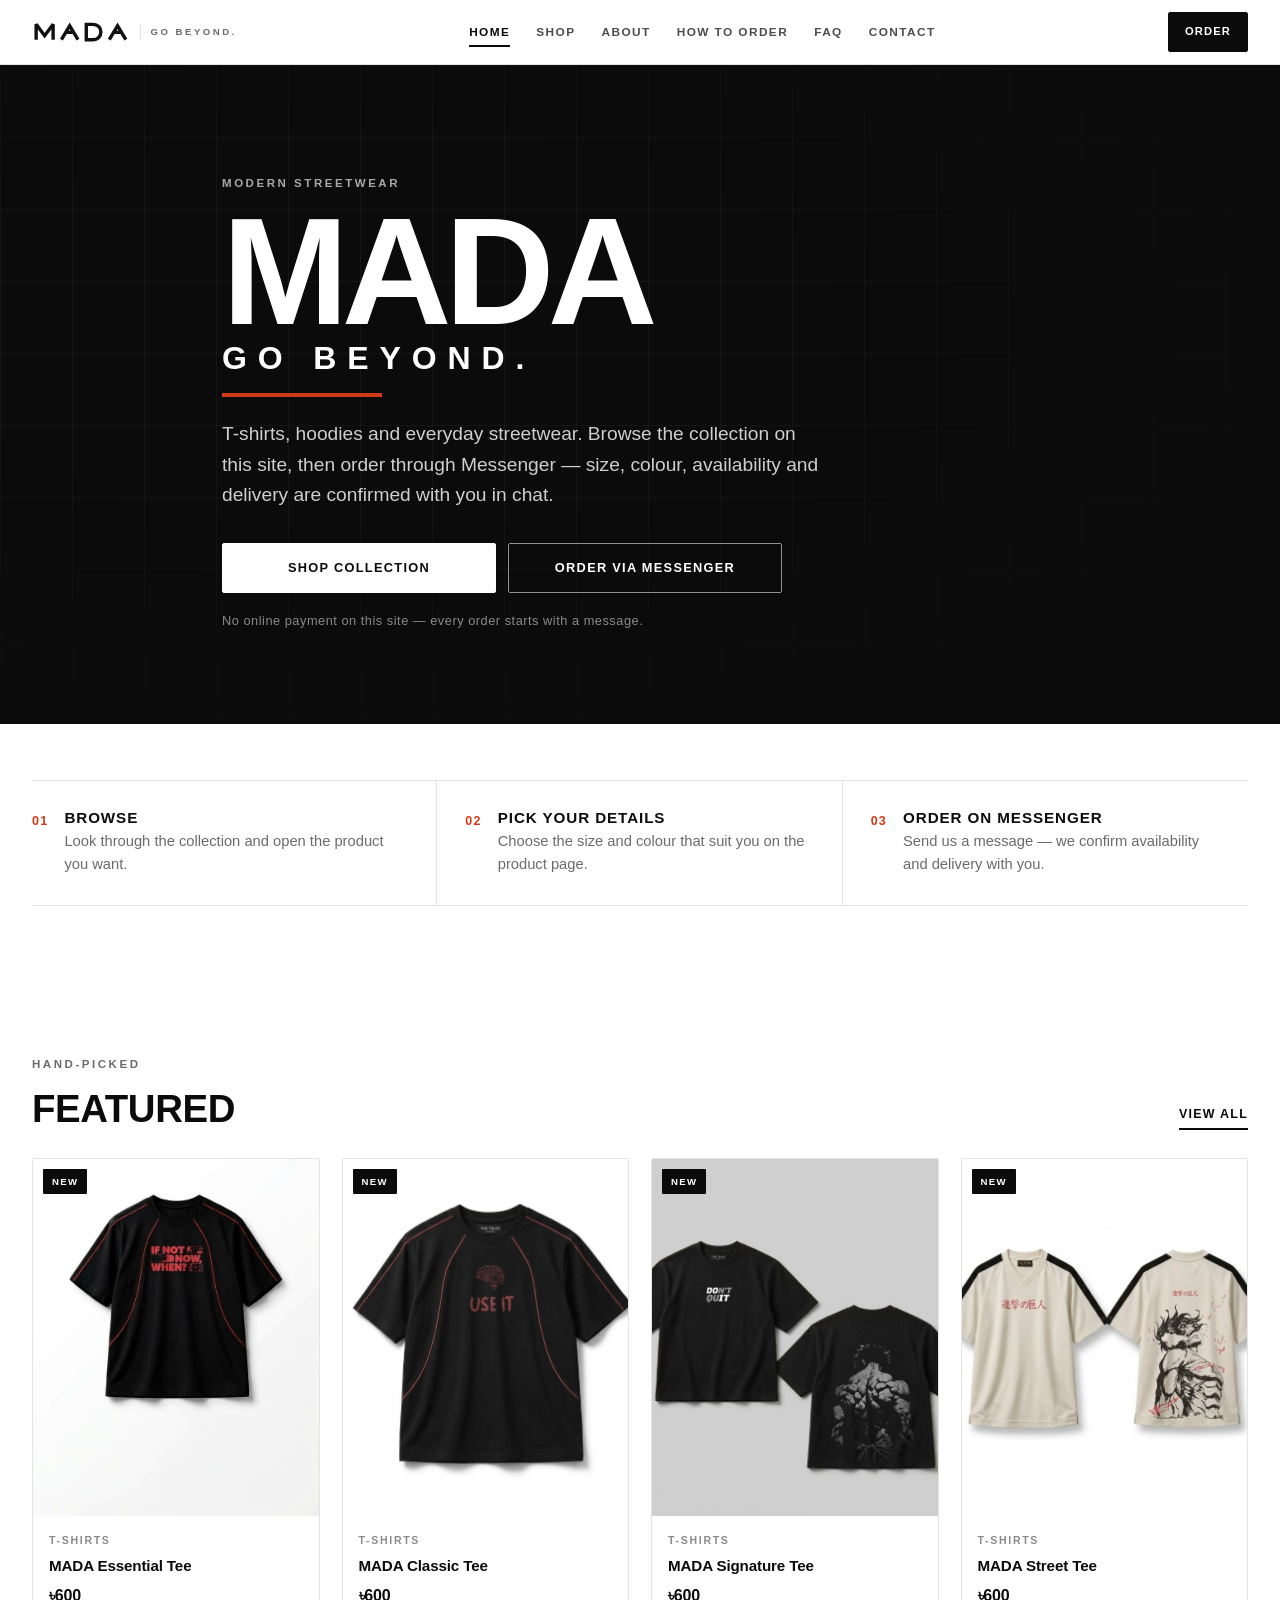
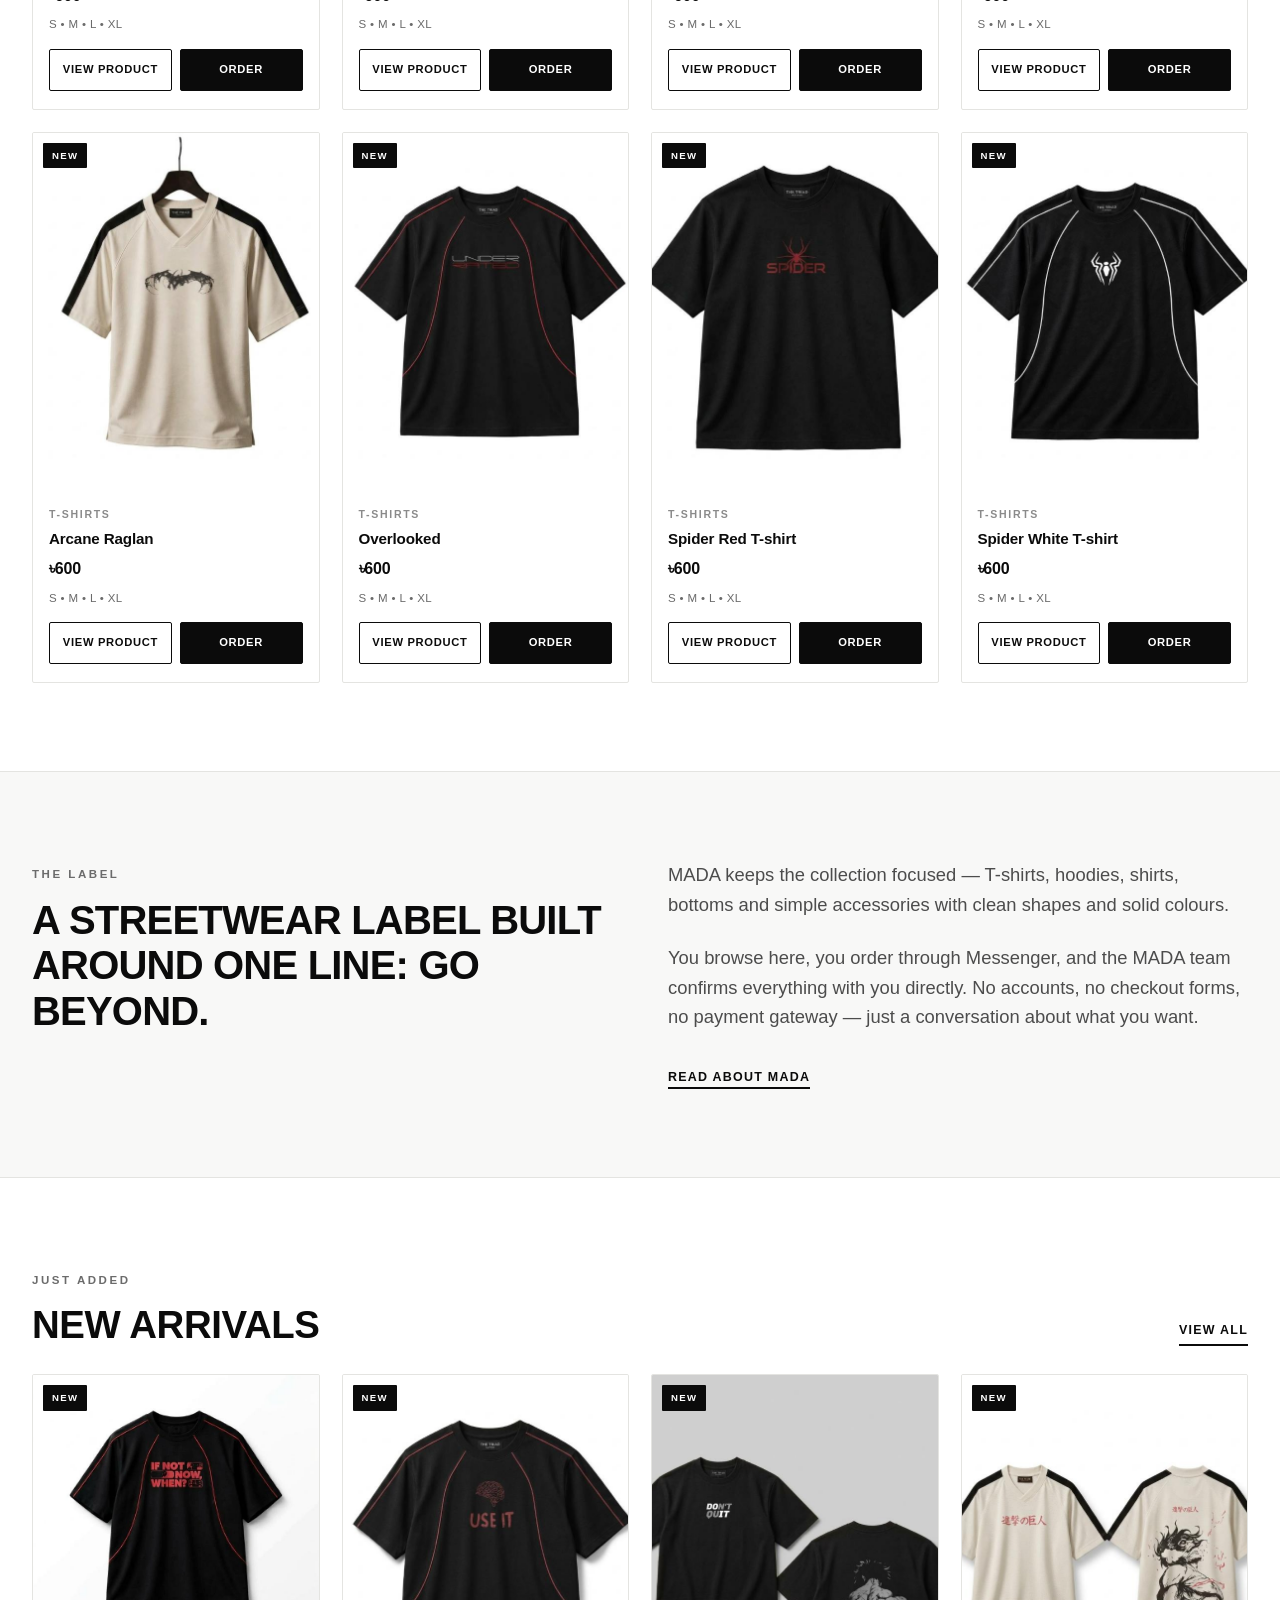
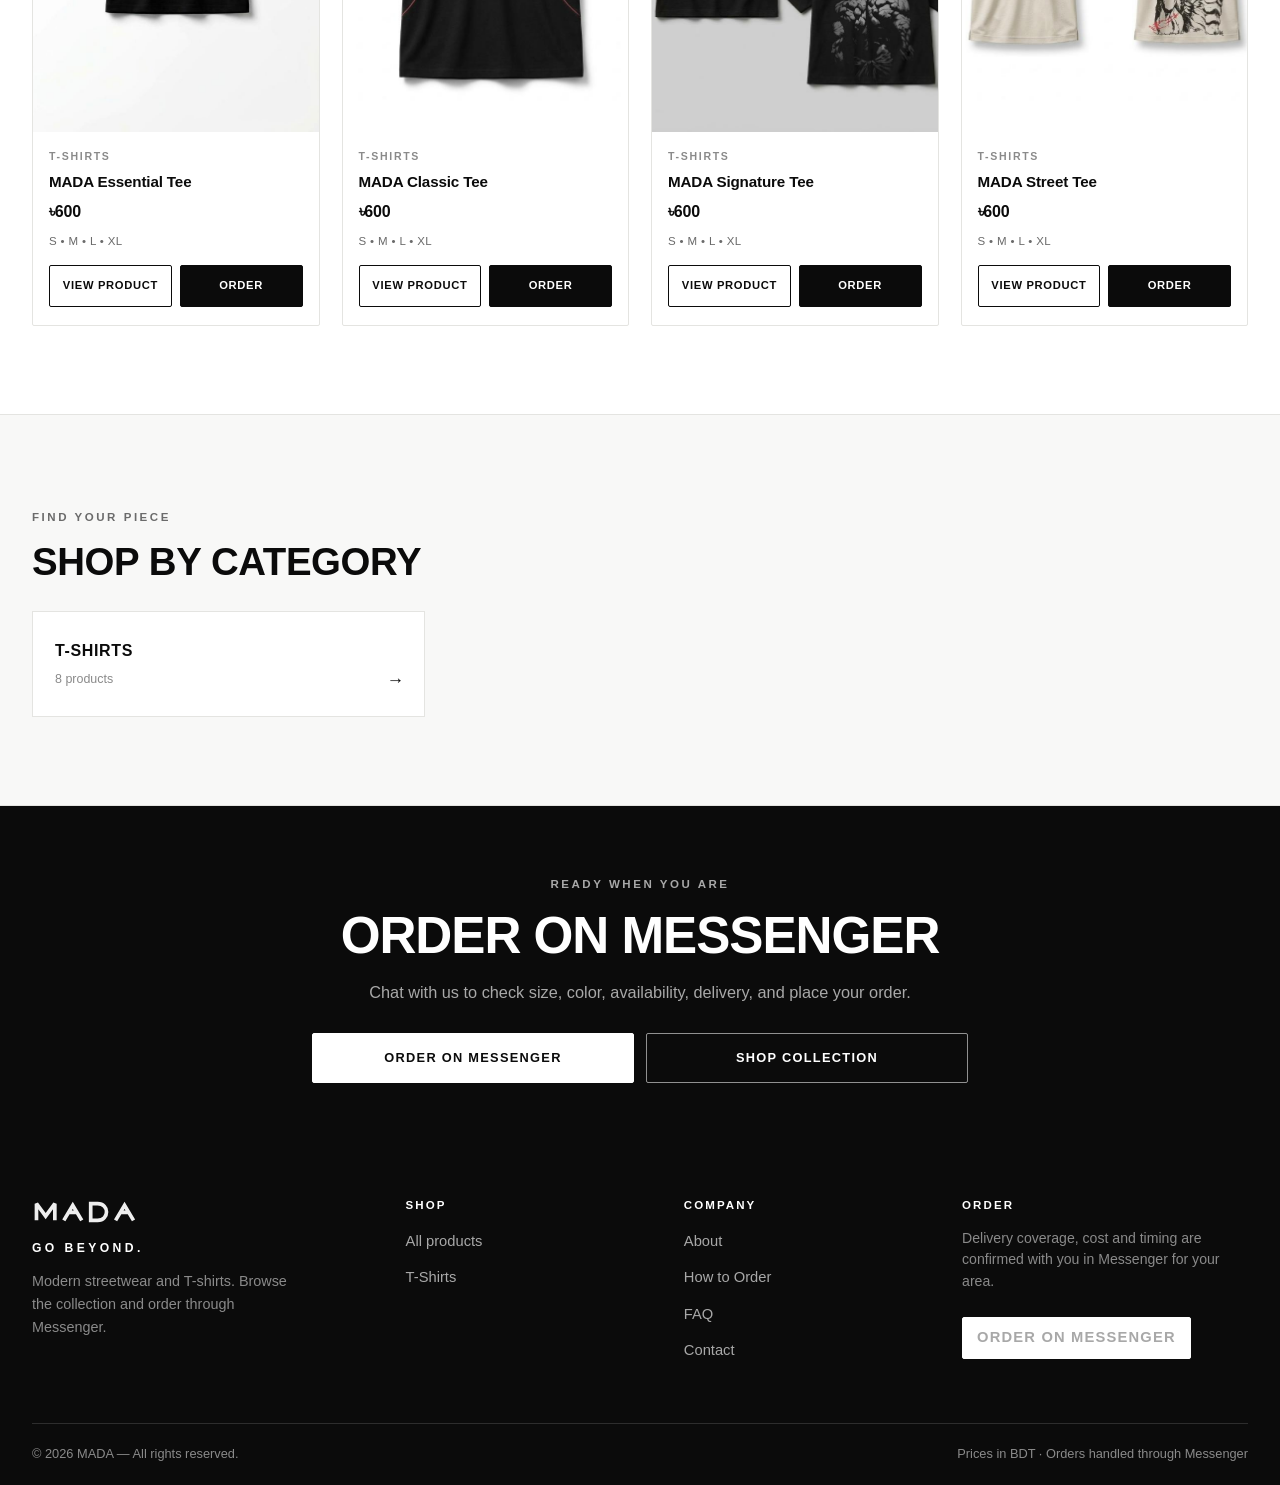
<file: index.html>
<!DOCTYPE html>
<html lang="en">
<head>
  <meta charset="utf-8">
  <meta name="google-site-verification" content="OAu-V8VWM3Msu2OALrQtMEpaNADFn--PM1Oyd4TbYXE" />
  <meta name="viewport" content="width=device-width, initial-scale=1">

  <title>MADA — Go Beyond | Modern Streetwear</title>
  <meta name="description" content="MADA — modern streetwear and T-shirts. Browse the collection and order through Messenger.">
  <meta name="theme-color" content="#0b0b0b">

  <!-- ============================================================
       SET YOUR DOMAIN (see README → "Set your domain")
       Replace  https://mada.example.com  with your real domain
       in every page before you go live.
       ============================================================ -->
  <link rel="canonical" href="https://mada.example.com/">
  <meta property="og:site_name" content="MADA">
  <meta property="og:type" content="website">
  <meta property="og:title" content="MADA — Go Beyond | Modern Streetwear">
  <meta property="og:description" content="MADA — modern streetwear and T-shirts. Browse the collection and order through Messenger.">
  <meta property="og:url" content="https://mada.example.com/">
  <meta property="og:image" content="https://mada.example.com/assets/social/og-cover.png">
  <meta property="og:image:width" content="1200">
  <meta property="og:image:height" content="630">
  <meta property="og:image:alt" content="MADA — Go Beyond.">
  <meta name="twitter:card" content="summary_large_image">
  <meta name="twitter:title" content="MADA — Go Beyond | Modern Streetwear">
  <meta name="twitter:description" content="MADA — modern streetwear and T-shirts. Browse the collection and order through Messenger.">

  <link rel="icon" href="favicon.svg" type="image/svg+xml">
  <link rel="alternate icon" href="favicon.ico" sizes="32x32">
  <link rel="manifest" href="manifest.webmanifest">
  <link rel="stylesheet" href="css/styles.css">

  <script src="js/config.js" defer></script>
  <script src="js/products.js" defer></script>
  <script src="js/app.js" defer></script>

  <script type="application/ld+json">
  {
    "@context": "https://schema.org",
    "@type": "WebSite",
    "name": "MADA",
    "slogan": "GO BEYOND.",
    "description": "MADA — modern streetwear and T-shirts. Browse the collection and order through Messenger."
  }
  </script>
</head>

<body data-page="home">
  <a class="skip-link" href="#main">Skip to content</a>

  <!-- ============================ HEADER ============================ -->
  <header class="site-header">
    <div class="container header-inner">
      <a class="brand" href="index.html" aria-label="MADA — home">
        <img class="brand__logo" src="assets/logo/logo.svg" alt="MADA" width="520" height="128">
        <span class="brand__tagline" data-config="tagline">GO BEYOND.</span>
      </a>

      <nav class="nav-desktop" aria-label="Main navigation">
        <a href="index.html" data-nav="home">Home</a>
        <a href="shop.html" data-nav="shop">Shop</a>
        <a href="about.html" data-nav="about">About</a>
        <a href="how-to-order.html" data-nav="how-to-order">How to Order</a>
        <a href="faq.html" data-nav="faq">FAQ</a>
        <a href="contact.html" data-nav="contact">Contact</a>
      </nav>

      <div class="header-actions">
        <a class="btn btn--dark header-cta" data-messenger href="https://m.me/61594943794307" target="_blank" rel="noopener noreferrer">Order</a>
        <button class="nav-toggle" id="nav-toggle" type="button" aria-expanded="false" aria-controls="mobile-menu" aria-label="Open menu">
          <span class="nav-toggle__bar" aria-hidden="true"></span>
        </button>
      </div>
    </div>

    <div class="mobile-menu" id="mobile-menu" hidden>
      <nav aria-label="Mobile navigation">
        <a class="mobile-menu__link" href="index.html" data-nav="home">Home</a>
        <a class="mobile-menu__link" href="shop.html" data-nav="shop">Shop</a>
        <a class="mobile-menu__link" href="about.html" data-nav="about">About</a>
        <a class="mobile-menu__link" href="how-to-order.html" data-nav="how-to-order">How to Order</a>
        <a class="mobile-menu__link" href="faq.html" data-nav="faq">FAQ</a>
        <a class="mobile-menu__link" href="contact.html" data-nav="contact">Contact</a>
      </nav>
      <a class="btn btn--dark" data-messenger href="https://m.me/61594943794307" target="_blank" rel="noopener noreferrer">ORDER ON MESSENGER</a>
    </div>
  </header>

  <main id="main">

    <!-- ============================ HERO ============================ -->
    <section class="hero">
      <div class="container hero__inner">
        <p class="eyebrow">Modern streetwear</p>
        <h1 class="hero__title">
          <span class="hero__brand">MADA</span>
          <span class="hero__tagline">GO BEYOND.</span>
        </h1>
        <p class="hero__text">
          T-shirts, hoodies and everyday streetwear. Browse the collection on this site,
          then order through Messenger — size, colour, availability and delivery are
          confirmed with you in chat.
        </p>
        <div class="btn-row">
          <a class="btn btn--light" href="shop.html">Shop collection</a>
          <a class="btn btn--ghost-light" data-messenger href="https://m.me/61594943794307" target="_blank" rel="noopener noreferrer">Order via Messenger</a>
        </div>
        <p class="hero__note">No online payment on this site — every order starts with a message.</p>
      </div>
    </section>

    <!-- ============================ STEPS ============================ -->
    <section class="section--tight" aria-label="How MADA ordering works">
      <div class="container">
        <ol class="steps">
          <li class="step">
            <span class="step__num" aria-hidden="true">01</span>
            <div>
              <h2 class="step__title">Browse</h2>
              <p class="step__text">Look through the collection and open the product you want.</p>
            </div>
          </li>
          <li class="step">
            <span class="step__num" aria-hidden="true">02</span>
            <div>
              <h2 class="step__title">Pick your details</h2>
              <p class="step__text">Choose the size and colour that suit you on the product page.</p>
            </div>
          </li>
          <li class="step">
            <span class="step__num" aria-hidden="true">03</span>
            <div>
              <h2 class="step__title">Order on Messenger</h2>
              <p class="step__text">Send us a message — we confirm availability and delivery with you.</p>
            </div>
          </li>
        </ol>
      </div>
    </section>

    <!-- ========================== FEATURED ========================== -->
    <section class="section" data-section aria-labelledby="featured-title">
      <div class="container">
        <div class="section-head">
          <div>
            <p class="eyebrow">Hand-picked</p>
            <h2 class="section-head__title" id="featured-title">Featured</h2>
          </div>
          <a class="section-head__link" href="shop.html">View all</a>
        </div>
        <div class="grid-products" id="featured-grid"></div>
      </div>
    </section>

    <!-- ========================= BRAND INTRO ======================== -->
    <section class="section section--muted" aria-labelledby="label-title">
      <div class="container split">
        <div>
          <p class="eyebrow">The label</p>
          <h2 class="brand-statement" id="label-title">A streetwear label built around one line: go beyond.</h2>
        </div>
        <div>
          <p class="lede">
            MADA keeps the collection focused — T-shirts, hoodies, shirts, bottoms and
            simple accessories with clean shapes and solid colours.
          </p>
          <p class="lede mt-6">
            You browse here, you order through Messenger, and the MADA team confirms
            everything with you directly. No accounts, no checkout forms, no payment
            gateway — just a conversation about what you want.
          </p>
          <p class="mt-8">
            <a class="section-head__link" href="about.html">Read about MADA</a>
          </p>
        </div>
      </div>
    </section>

    <!-- ========================= NEW ARRIVALS ======================= -->
    <section class="section" data-section aria-labelledby="arrivals-title">
      <div class="container">
        <div class="section-head">
          <div>
            <p class="eyebrow">Just added</p>
            <h2 class="section-head__title" id="arrivals-title">New arrivals</h2>
          </div>
          <a class="section-head__link" href="shop.html">View all</a>
        </div>
        <div class="grid-products" id="arrivals-grid"></div>
      </div>
    </section>

    <!-- ========================== CATEGORIES ======================== -->
    <section class="section section--muted" aria-labelledby="category-title">
      <div class="container">
        <div class="section-head">
          <div>
            <p class="eyebrow">Find your piece</p>
            <h2 class="section-head__title" id="category-title">Shop by category</h2>
          </div>
        </div>
        <div class="grid-categories" id="category-grid"></div>
      </div>
    </section>

    <!-- ============================ BAND ============================ -->
    <section class="band" aria-labelledby="band-title">
      <div class="container band__inner">
        <p class="eyebrow">Ready when you are</p>
        <h2 class="band__title" id="band-title">Order on Messenger</h2>
        <p class="band__text" data-config="orderHelper">
          Chat with us to check size, color, availability, delivery, and place your order.
        </p>
        <div class="btn-row">
          <a class="btn btn--light" data-messenger href="https://m.me/61594943794307" target="_blank" rel="noopener noreferrer">ORDER ON MESSENGER</a>
          <a class="btn btn--ghost-light" href="shop.html">Shop collection</a>
        </div>
      </div>
    </section>

  </main>

  <!-- ============================ FOOTER ============================ -->
  <footer class="site-footer">
    <div class="container">
      <div class="footer-grid">
        <div class="footer-brand">
          <img class="footer-brand__logo" src="assets/logo/logo.svg" alt="MADA" width="520" height="128">
          <p class="footer-brand__tagline" data-config="tagline">GO BEYOND.</p>
          <p class="footer-brand__text">Modern streetwear and T-shirts. Browse the collection and order through Messenger.</p>
        </div>

        <div class="footer-col">
          <h2 class="footer-col__title">Shop</h2>
          <ul id="footer-categories">
            <li><a href="shop.html">All products</a></li>
          </ul>
        </div>

        <div class="footer-col">
          <h2 class="footer-col__title">Company</h2>
          <ul>
            <li><a href="about.html">About</a></li>
            <li><a href="how-to-order.html">How to Order</a></li>
            <li><a href="faq.html">FAQ</a></li>
            <li><a href="contact.html">Contact</a></li>
          </ul>
        </div>

        <div class="footer-col">
          <h2 class="footer-col__title">Order</h2>
          <p class="footer-note" data-config="deliveryInfo">Delivery coverage, cost and timing are confirmed with you in Messenger for your area.</p>
          <p class="mt-6">
            <a class="btn btn--light btn--sm" data-messenger href="https://m.me/61594943794307" target="_blank" rel="noopener noreferrer">Order on Messenger</a>
          </p>
          <p class="mt-6">
            <a data-facebook hidden>Facebook page</a>
          </p>
        </div>
      </div>

      <div class="footer-bottom">
        <span>© <span data-year>2026</span> <span data-config="brandName">MADA</span> — All rights reserved.</span>
        <span>Prices in <span data-config="currency">BDT</span> · Orders handled through Messenger</span>
      </div>
    </div>
  </footer>
</body>
</html>
</file>
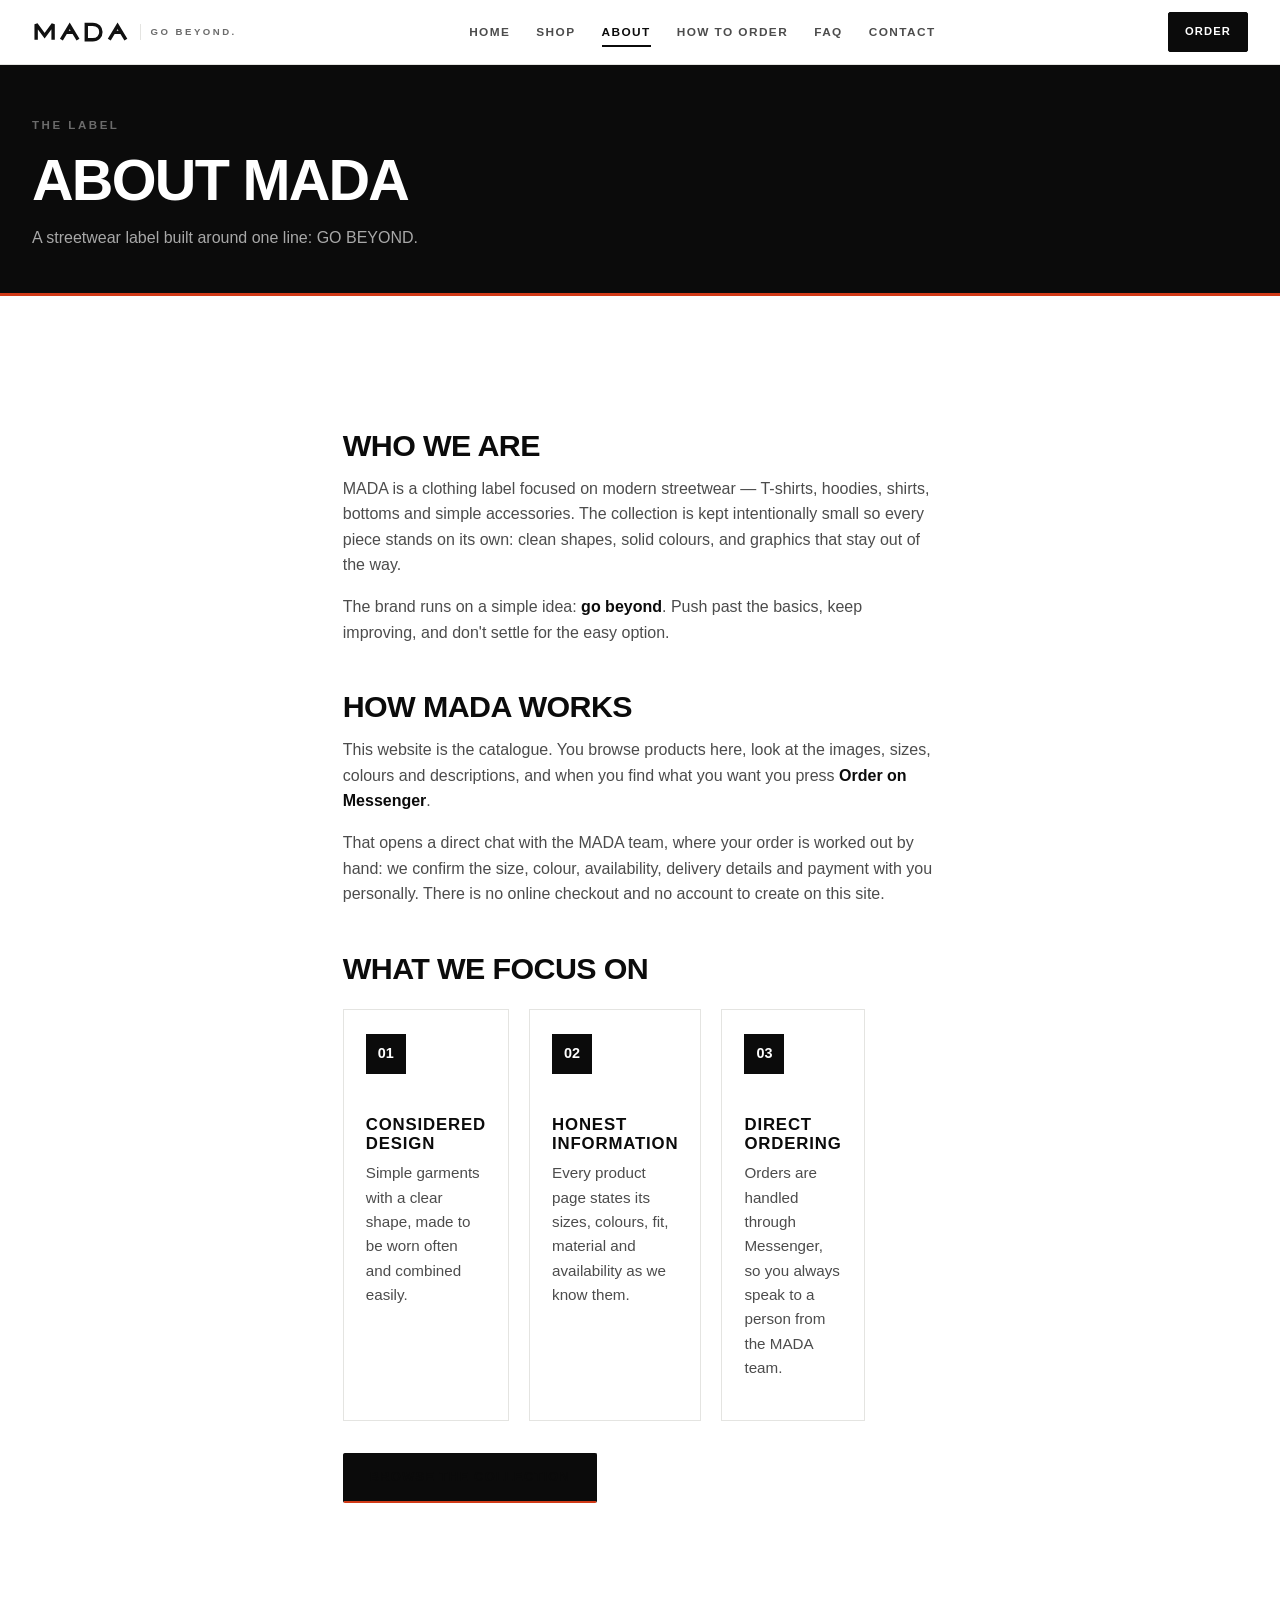
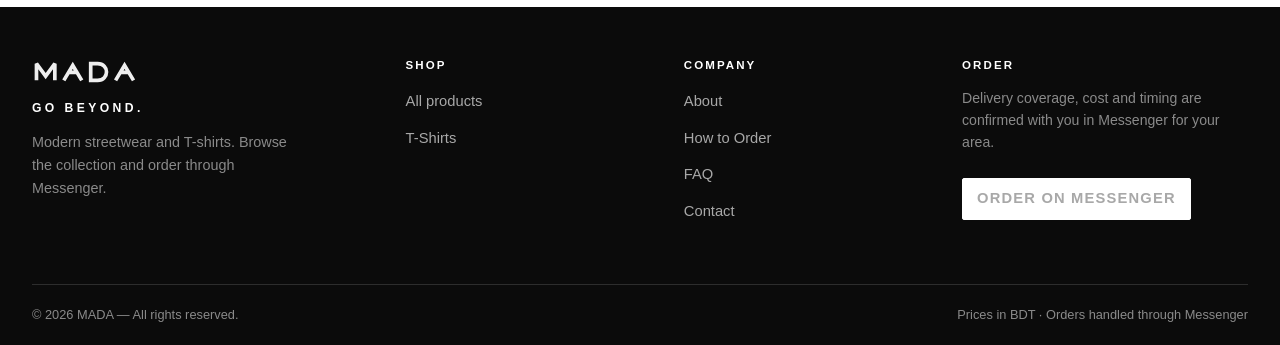
<file: about.html>
<!DOCTYPE html>
<html lang="en">
<head>
  <meta charset="utf-8">
  <meta name="viewport" content="width=device-width, initial-scale=1">

  <title>About — MADA | Go Beyond</title>
  <meta name="description" content="MADA is a streetwear label built around one line: GO BEYOND. Learn about the label and how it works.">
  <meta name="theme-color" content="#0b0b0b">

  <!-- SET YOUR DOMAIN (see README → "Set your domain") -->
  <link rel="canonical" href="https://mada.example.com/about.html">
  <meta property="og:site_name" content="MADA">
  <meta property="og:type" content="website">
  <meta property="og:title" content="About — MADA | Go Beyond">
  <meta property="og:description" content="MADA is a streetwear label built around one line: GO BEYOND.">
  <meta property="og:url" content="https://mada.example.com/about.html">
  <meta property="og:image" content="https://mada.example.com/assets/social/og-cover.png">
  <meta property="og:image:width" content="1200">
  <meta property="og:image:height" content="630">
  <meta property="og:image:alt" content="MADA — Go Beyond.">
  <meta name="twitter:card" content="summary_large_image">
  <meta name="twitter:title" content="About — MADA | Go Beyond">
  <meta name="twitter:description" content="MADA is a streetwear label built around one line: GO BEYOND.">

  <link rel="icon" href="favicon.svg" type="image/svg+xml">
  <link rel="alternate icon" href="favicon.ico" sizes="32x32">
  <link rel="manifest" href="manifest.webmanifest">
  <link rel="stylesheet" href="css/styles.css">

  <script src="js/config.js" defer></script>
  <script src="js/products.js" defer></script>
  <script src="js/app.js" defer></script>
</head>

<body data-page="about">
  <a class="skip-link" href="#main">Skip to content</a>

  <!-- ============================ HEADER ============================ -->
  <header class="site-header">
    <div class="container header-inner">
      <a class="brand" href="index.html" aria-label="MADA — home">
        <img class="brand__logo" src="assets/logo/logo.svg" alt="MADA" width="520" height="128">
        <span class="brand__tagline" data-config="tagline">GO BEYOND.</span>
      </a>

      <nav class="nav-desktop" aria-label="Main navigation">
        <a href="index.html" data-nav="home">Home</a>
        <a href="shop.html" data-nav="shop">Shop</a>
        <a href="about.html" data-nav="about">About</a>
        <a href="how-to-order.html" data-nav="how-to-order">How to Order</a>
        <a href="faq.html" data-nav="faq">FAQ</a>
        <a href="contact.html" data-nav="contact">Contact</a>
      </nav>

      <div class="header-actions">
        <a class="btn btn--dark header-cta" data-messenger href="https://m.me/61594943794307" target="_blank" rel="noopener noreferrer">Order</a>
        <button class="nav-toggle" id="nav-toggle" type="button" aria-expanded="false" aria-controls="mobile-menu" aria-label="Open menu">
          <span class="nav-toggle__bar" aria-hidden="true"></span>
        </button>
      </div>
    </div>

    <div class="mobile-menu" id="mobile-menu" hidden>
      <nav aria-label="Mobile navigation">
        <a class="mobile-menu__link" href="index.html" data-nav="home">Home</a>
        <a class="mobile-menu__link" href="shop.html" data-nav="shop">Shop</a>
        <a class="mobile-menu__link" href="about.html" data-nav="about">About</a>
        <a class="mobile-menu__link" href="how-to-order.html" data-nav="how-to-order">How to Order</a>
        <a class="mobile-menu__link" href="faq.html" data-nav="faq">FAQ</a>
        <a class="mobile-menu__link" href="contact.html" data-nav="contact">Contact</a>
      </nav>
      <a class="btn btn--dark" data-messenger href="https://m.me/61594943794307" target="_blank" rel="noopener noreferrer">ORDER ON MESSENGER</a>
    </div>
  </header>

  <main id="main">
    <section class="page-hero">
      <div class="container">
        <p class="eyebrow">The label</p>
        <h1 class="page-hero__title">About MADA</h1>
        <p class="page-hero__text">A streetwear label built around one line: GO BEYOND.</p>
      </div>
    </section>

    <section class="section">
      <div class="container prose">
        <h2 class="mt-0">Who we are</h2>
        <p>
          MADA is a clothing label focused on modern streetwear — T-shirts, hoodies,
          shirts, bottoms and simple accessories. The collection is kept intentionally
          small so every piece stands on its own: clean shapes, solid colours, and
          graphics that stay out of the way.
        </p>
        <p>
          The brand runs on a simple idea: <strong>go beyond</strong>. Push past the
          basics, keep improving, and don't settle for the easy option.
        </p>

        <h2>How MADA works</h2>
        <p>
          This website is the catalogue. You browse products here, look at the images,
          sizes, colours and descriptions, and when you find what you want you press
          <strong>Order on Messenger</strong>.
        </p>
        <p>
          That opens a direct chat with the MADA team, where your order is worked out
          by hand: we confirm the size, colour, availability, delivery details and
          payment with you personally. There is no online checkout and no account to
          create on this site.
        </p>

        <h2>What we focus on</h2>
        <div class="order-steps mt-6">
          <div class="order-step">
            <span class="order-step__num" aria-hidden="true">01</span>
            <h3 class="order-step__title">Considered design</h3>
            <p class="order-step__text">Simple garments with a clear shape, made to be worn often and combined easily.</p>
          </div>
          <div class="order-step">
            <span class="order-step__num" aria-hidden="true">02</span>
            <h3 class="order-step__title">Honest information</h3>
            <p class="order-step__text">Every product page states its sizes, colours, fit, material and availability as we know them.</p>
          </div>
          <div class="order-step">
            <span class="order-step__num" aria-hidden="true">03</span>
            <h3 class="order-step__title">Direct ordering</h3>
            <p class="order-step__text">Orders are handled through Messenger, so you always speak to a person from the MADA team.</p>
          </div>
        </div>

        <p class="mt-8">
          <a class="btn btn--dark" href="shop.html">Browse the collection</a>
        </p>
      </div>
    </section>
  </main>

  <!-- ============================ FOOTER ============================ -->
  <footer class="site-footer">
    <div class="container">
      <div class="footer-grid">
        <div class="footer-brand">
          <img class="footer-brand__logo" src="assets/logo/logo.svg" alt="MADA" width="520" height="128">
          <p class="footer-brand__tagline" data-config="tagline">GO BEYOND.</p>
          <p class="footer-brand__text">Modern streetwear and T-shirts. Browse the collection and order through Messenger.</p>
        </div>

        <div class="footer-col">
          <h2 class="footer-col__title">Shop</h2>
          <ul id="footer-categories">
            <li><a href="shop.html">All products</a></li>
          </ul>
        </div>

        <div class="footer-col">
          <h2 class="footer-col__title">Company</h2>
          <ul>
            <li><a href="about.html">About</a></li>
            <li><a href="how-to-order.html">How to Order</a></li>
            <li><a href="faq.html">FAQ</a></li>
            <li><a href="contact.html">Contact</a></li>
          </ul>
        </div>

        <div class="footer-col">
          <h2 class="footer-col__title">Order</h2>
          <p class="footer-note" data-config="deliveryInfo">Delivery coverage, cost and timing are confirmed with you in Messenger for your area.</p>
          <p class="mt-6">
            <a class="btn btn--light btn--sm" data-messenger href="https://m.me/61594943794307" target="_blank" rel="noopener noreferrer">Order on Messenger</a>
          </p>
          <p class="mt-6">
            <a data-facebook hidden>Facebook page</a>
          </p>
        </div>
      </div>

      <div class="footer-bottom">
        <span>© <span data-year>2026</span> <span data-config="brandName">MADA</span> — All rights reserved.</span>
        <span>Prices in <span data-config="currency">BDT</span> · Orders handled through Messenger</span>
      </div>
    </div>
  </footer>
</body>
</html>
</file>
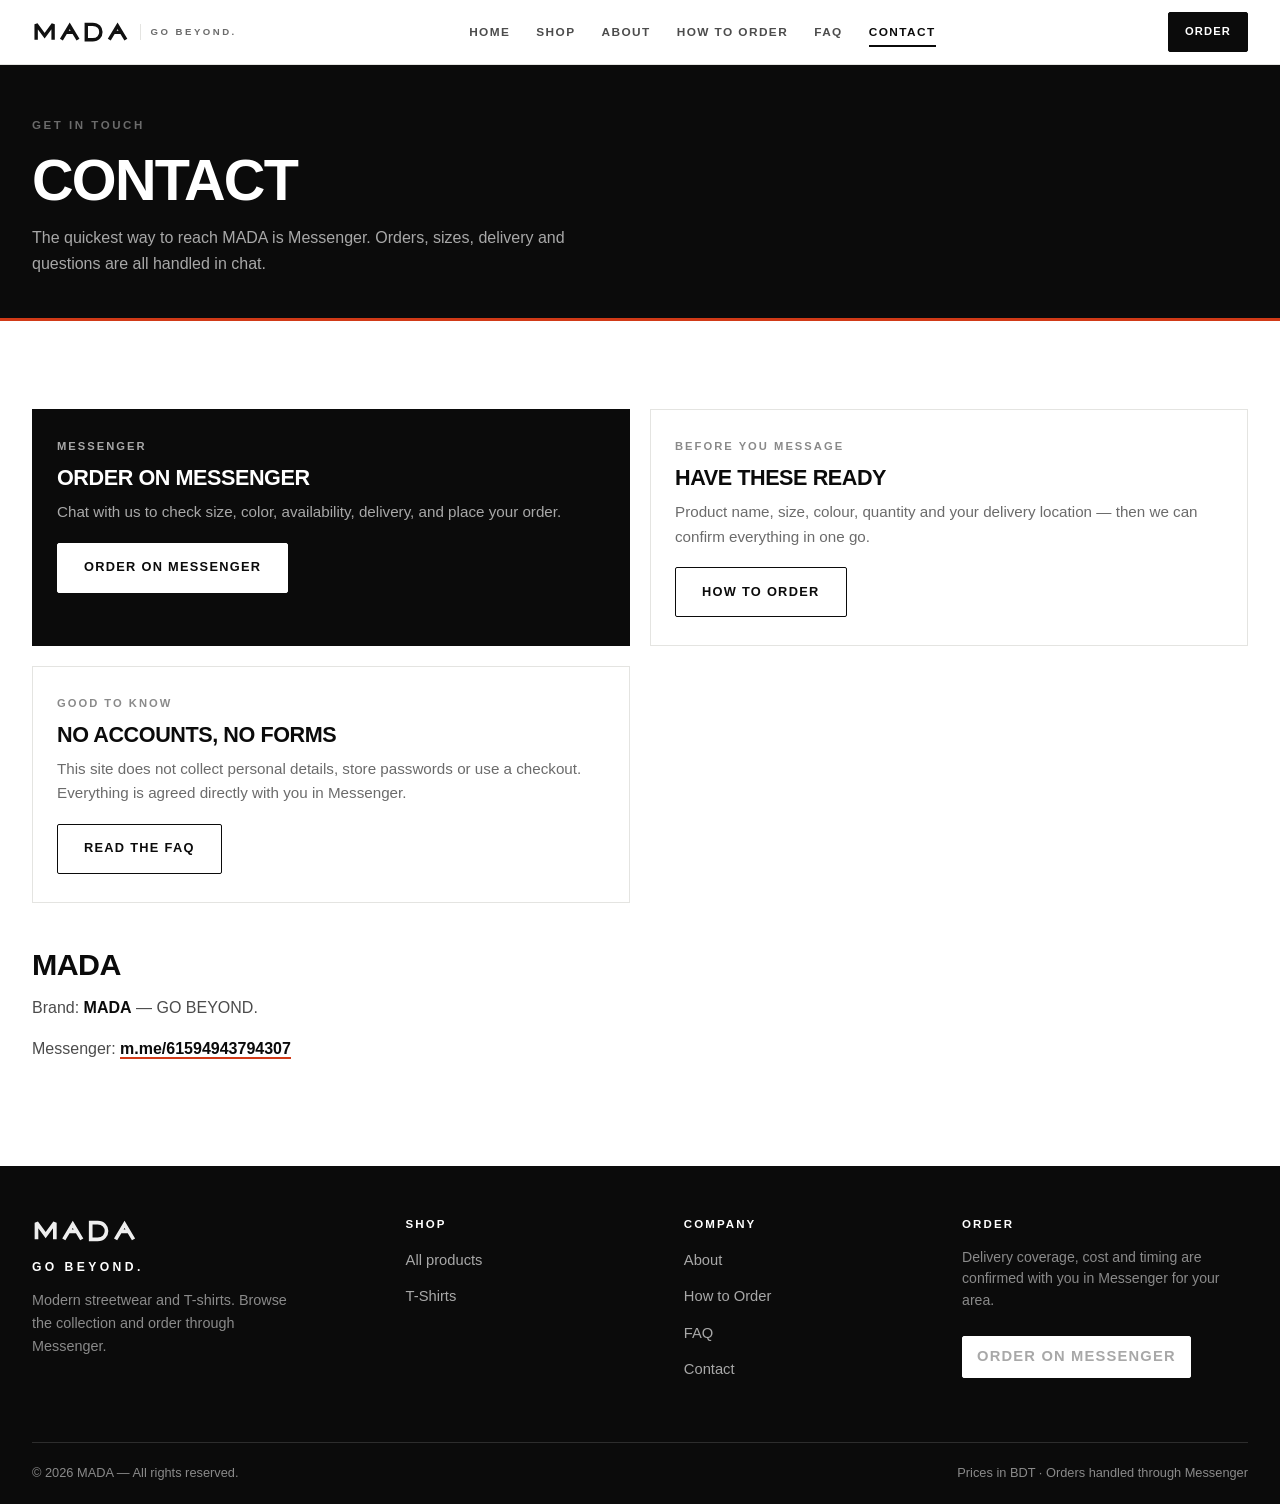
<file: contact.html>
<!DOCTYPE html>
<html lang="en">
<head>
  <meta charset="utf-8">
  <meta name="viewport" content="width=device-width, initial-scale=1">

  <title>Contact — MADA Streetwear</title>
  <meta name="description" content="Contact MADA through Messenger or the MADA Facebook page. Orders and questions are handled in chat.">
  <meta name="theme-color" content="#0b0b0b">

  <!-- SET YOUR DOMAIN (see README → "Set your domain") -->
  <link rel="canonical" href="https://mada.example.com/contact.html">
  <meta property="og:site_name" content="MADA">
  <meta property="og:type" content="website">
  <meta property="og:title" content="Contact — MADA Streetwear">
  <meta property="og:description" content="Contact MADA through Messenger or the MADA Facebook page.">
  <meta property="og:url" content="https://mada.example.com/contact.html">
  <meta property="og:image" content="https://mada.example.com/assets/social/og-cover.png">
  <meta property="og:image:width" content="1200">
  <meta property="og:image:height" content="630">
  <meta property="og:image:alt" content="MADA — Go Beyond.">
  <meta name="twitter:card" content="summary_large_image">
  <meta name="twitter:title" content="Contact — MADA Streetwear">
  <meta name="twitter:description" content="Contact MADA through Messenger or the MADA Facebook page.">

  <link rel="icon" href="favicon.svg" type="image/svg+xml">
  <link rel="alternate icon" href="favicon.ico" sizes="32x32">
  <link rel="manifest" href="manifest.webmanifest">
  <link rel="stylesheet" href="css/styles.css">

  <script src="js/config.js" defer></script>
  <script src="js/products.js" defer></script>
  <script src="js/app.js" defer></script>
</head>

<body data-page="contact">
  <a class="skip-link" href="#main">Skip to content</a>

  <!-- ============================ HEADER ============================ -->
  <header class="site-header">
    <div class="container header-inner">
      <a class="brand" href="index.html" aria-label="MADA — home">
        <img class="brand__logo" src="assets/logo/logo.svg" alt="MADA" width="520" height="128">
        <span class="brand__tagline" data-config="tagline">GO BEYOND.</span>
      </a>

      <nav class="nav-desktop" aria-label="Main navigation">
        <a href="index.html" data-nav="home">Home</a>
        <a href="shop.html" data-nav="shop">Shop</a>
        <a href="about.html" data-nav="about">About</a>
        <a href="how-to-order.html" data-nav="how-to-order">How to Order</a>
        <a href="faq.html" data-nav="faq">FAQ</a>
        <a href="contact.html" data-nav="contact">Contact</a>
      </nav>

      <div class="header-actions">
        <a class="btn btn--dark header-cta" data-messenger href="https://m.me/61594943794307" target="_blank" rel="noopener noreferrer">Order</a>
        <button class="nav-toggle" id="nav-toggle" type="button" aria-expanded="false" aria-controls="mobile-menu" aria-label="Open menu">
          <span class="nav-toggle__bar" aria-hidden="true"></span>
        </button>
      </div>
    </div>

    <div class="mobile-menu" id="mobile-menu" hidden>
      <nav aria-label="Mobile navigation">
        <a class="mobile-menu__link" href="index.html" data-nav="home">Home</a>
        <a class="mobile-menu__link" href="shop.html" data-nav="shop">Shop</a>
        <a class="mobile-menu__link" href="about.html" data-nav="about">About</a>
        <a class="mobile-menu__link" href="how-to-order.html" data-nav="how-to-order">How to Order</a>
        <a class="mobile-menu__link" href="faq.html" data-nav="faq">FAQ</a>
        <a class="mobile-menu__link" href="contact.html" data-nav="contact">Contact</a>
      </nav>
      <a class="btn btn--dark" data-messenger href="https://m.me/61594943794307" target="_blank" rel="noopener noreferrer">ORDER ON MESSENGER</a>
    </div>
  </header>

  <main id="main">
    <section class="page-hero">
      <div class="container">
        <p class="eyebrow">Get in touch</p>
        <h1 class="page-hero__title">Contact</h1>
        <p class="page-hero__text">
          The quickest way to reach MADA is Messenger. Orders, sizes, delivery and
          questions are all handled in chat.
        </p>
      </div>
    </section>

    <section class="section">
      <div class="container">
        <div class="contact-grid">
          <div class="contact-card contact-card--dark">
            <p class="contact-card__label">Messenger</p>
            <h2 class="contact-card__title">Order on Messenger</h2>
            <p class="contact-card__text" data-config="orderHelper">
              Chat with us to check size, color, availability, delivery, and place your
              order.
            </p>
            <a class="btn btn--light" data-messenger href="https://m.me/61594943794307" target="_blank" rel="noopener noreferrer">ORDER ON MESSENGER</a>
          </div>

          <div class="contact-card" data-facebook-block hidden>
            <p class="contact-card__label">Facebook</p>
            <h2 class="contact-card__title">MADA on Facebook</h2>
            <p class="contact-card__text">
              Follow the MADA page for new pieces and updates. Messages sent there reach
              the same team.
            </p>
            <a class="btn btn--ghost" data-facebook href="#">Open Facebook page</a>
          </div>

          <div class="contact-card">
            <p class="contact-card__label">Before you message</p>
            <h2 class="contact-card__title">Have these ready</h2>
            <p class="contact-card__text">
              Product name, size, colour, quantity and your delivery location — then we
              can confirm everything in one go.
            </p>
            <a class="btn btn--ghost" href="how-to-order.html">How to order</a>
          </div>

          <div class="contact-card">
            <p class="contact-card__label">Good to know</p>
            <h2 class="contact-card__title">No accounts, no forms</h2>
            <p class="contact-card__text">
              This site does not collect personal details, store passwords or use a
              checkout. Everything is agreed directly with you in Messenger.
            </p>
            <a class="btn btn--ghost" href="faq.html">Read the FAQ</a>
          </div>
        </div>

        <div class="prose mt-8">
          <h2>MADA</h2>
          <p>
            Brand: <strong data-config="brandName">MADA</strong> —
            <span data-config="tagline">GO BEYOND.</span>
          </p>
          <p>
            Messenger:
            <a data-messenger href="https://m.me/61594943794307" target="_blank" rel="noopener noreferrer">m.me/61594943794307</a>
          </p>
          <p data-facebook-block hidden>
            Facebook page: <a data-facebook href="#">MADA on Facebook</a>
          </p>
        </div>
      </div>
    </section>
  </main>

  <!-- ============================ FOOTER ============================ -->
  <footer class="site-footer">
    <div class="container">
      <div class="footer-grid">
        <div class="footer-brand">
          <img class="footer-brand__logo" src="assets/logo/logo.svg" alt="MADA" width="520" height="128">
          <p class="footer-brand__tagline" data-config="tagline">GO BEYOND.</p>
          <p class="footer-brand__text">Modern streetwear and T-shirts. Browse the collection and order through Messenger.</p>
        </div>

        <div class="footer-col">
          <h2 class="footer-col__title">Shop</h2>
          <ul id="footer-categories">
            <li><a href="shop.html">All products</a></li>
          </ul>
        </div>

        <div class="footer-col">
          <h2 class="footer-col__title">Company</h2>
          <ul>
            <li><a href="about.html">About</a></li>
            <li><a href="how-to-order.html">How to Order</a></li>
            <li><a href="faq.html">FAQ</a></li>
            <li><a href="contact.html">Contact</a></li>
          </ul>
        </div>

        <div class="footer-col">
          <h2 class="footer-col__title">Order</h2>
          <p class="footer-note" data-config="deliveryInfo">Delivery coverage, cost and timing are confirmed with you in Messenger for your area.</p>
          <p class="mt-6">
            <a class="btn btn--light btn--sm" data-messenger href="https://m.me/61594943794307" target="_blank" rel="noopener noreferrer">Order on Messenger</a>
          </p>
          <p class="mt-6">
            <a data-facebook hidden>Facebook page</a>
          </p>
        </div>
      </div>

      <div class="footer-bottom">
        <span>© <span data-year>2026</span> <span data-config="brandName">MADA</span> — All rights reserved.</span>
        <span>Prices in <span data-config="currency">BDT</span> · Orders handled through Messenger</span>
      </div>
    </div>
  </footer>
</body>
</html>
</file>
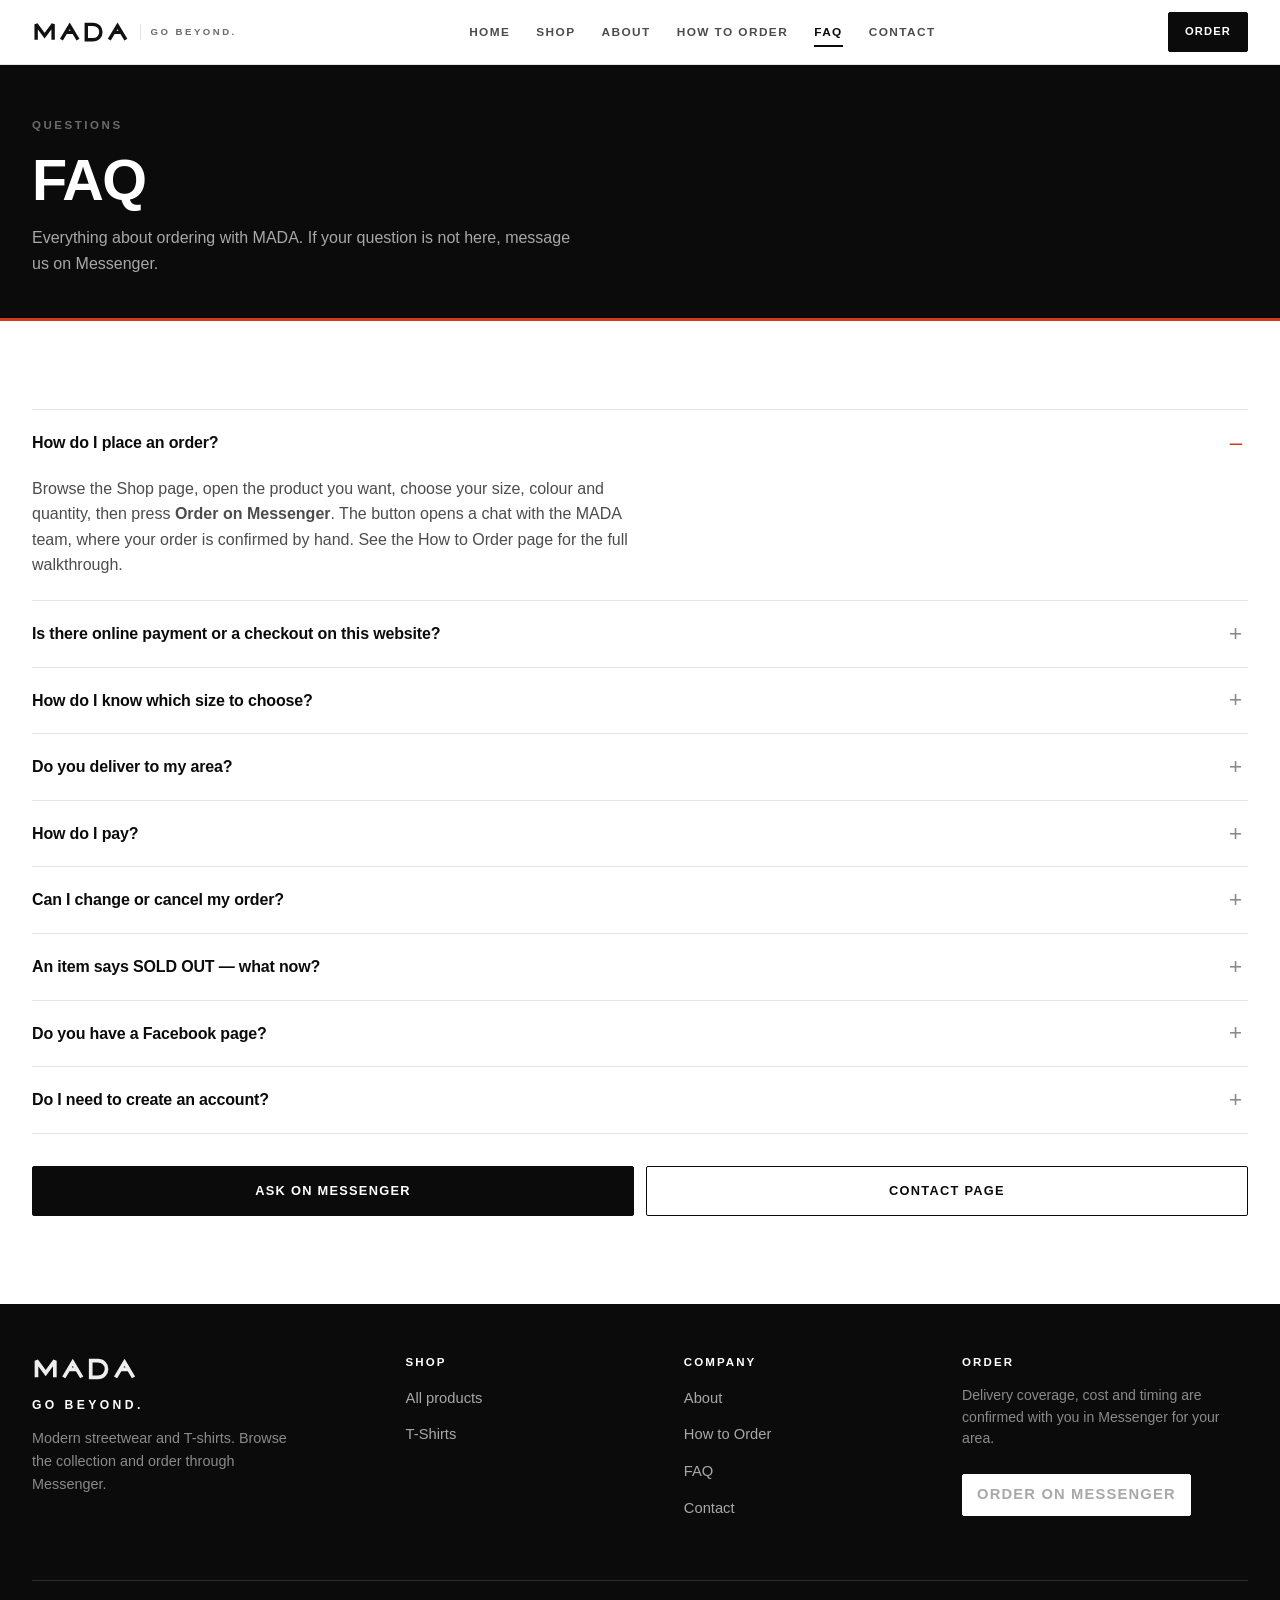
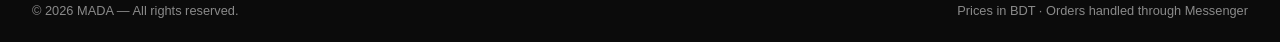
<file: faq.html>
<!DOCTYPE html>
<html lang="en">
<head>
  <meta charset="utf-8">
  <meta name="viewport" content="width=device-width, initial-scale=1">

  <title>FAQ — MADA Streetwear</title>
  <meta name="description" content="Answers about MADA ordering, sizes, delivery, payment and Messenger support.">
  <meta name="theme-color" content="#0b0b0b">

  <!-- SET YOUR DOMAIN (see README → "Set your domain") -->
  <link rel="canonical" href="https://mada.example.com/faq.html">
  <meta property="og:site_name" content="MADA">
  <meta property="og:type" content="website">
  <meta property="og:title" content="FAQ — MADA Streetwear">
  <meta property="og:description" content="Answers about MADA ordering, sizes, delivery, payment and Messenger support.">
  <meta property="og:url" content="https://mada.example.com/faq.html">
  <meta property="og:image" content="https://mada.example.com/assets/social/og-cover.png">
  <meta property="og:image:width" content="1200">
  <meta property="og:image:height" content="630">
  <meta property="og:image:alt" content="MADA — Go Beyond.">
  <meta name="twitter:card" content="summary_large_image">
  <meta name="twitter:title" content="FAQ — MADA Streetwear">
  <meta name="twitter:description" content="Answers about MADA ordering, sizes, delivery, payment and Messenger support.">

  <link rel="icon" href="favicon.svg" type="image/svg+xml">
  <link rel="alternate icon" href="favicon.ico" sizes="32x32">
  <link rel="manifest" href="manifest.webmanifest">
  <link rel="stylesheet" href="css/styles.css">

  <script src="js/config.js" defer></script>
  <script src="js/products.js" defer></script>
  <script src="js/app.js" defer></script>
</head>

<body data-page="faq">
  <a class="skip-link" href="#main">Skip to content</a>

  <!-- ============================ HEADER ============================ -->
  <header class="site-header">
    <div class="container header-inner">
      <a class="brand" href="index.html" aria-label="MADA — home">
        <img class="brand__logo" src="assets/logo/logo.svg" alt="MADA" width="520" height="128">
        <span class="brand__tagline" data-config="tagline">GO BEYOND.</span>
      </a>

      <nav class="nav-desktop" aria-label="Main navigation">
        <a href="index.html" data-nav="home">Home</a>
        <a href="shop.html" data-nav="shop">Shop</a>
        <a href="about.html" data-nav="about">About</a>
        <a href="how-to-order.html" data-nav="how-to-order">How to Order</a>
        <a href="faq.html" data-nav="faq">FAQ</a>
        <a href="contact.html" data-nav="contact">Contact</a>
      </nav>

      <div class="header-actions">
        <a class="btn btn--dark header-cta" data-messenger href="https://m.me/61594943794307" target="_blank" rel="noopener noreferrer">Order</a>
        <button class="nav-toggle" id="nav-toggle" type="button" aria-expanded="false" aria-controls="mobile-menu" aria-label="Open menu">
          <span class="nav-toggle__bar" aria-hidden="true"></span>
        </button>
      </div>
    </div>

    <div class="mobile-menu" id="mobile-menu" hidden>
      <nav aria-label="Mobile navigation">
        <a class="mobile-menu__link" href="index.html" data-nav="home">Home</a>
        <a class="mobile-menu__link" href="shop.html" data-nav="shop">Shop</a>
        <a class="mobile-menu__link" href="about.html" data-nav="about">About</a>
        <a class="mobile-menu__link" href="how-to-order.html" data-nav="how-to-order">How to Order</a>
        <a class="mobile-menu__link" href="faq.html" data-nav="faq">FAQ</a>
        <a class="mobile-menu__link" href="contact.html" data-nav="contact">Contact</a>
      </nav>
      <a class="btn btn--dark" data-messenger href="https://m.me/61594943794307" target="_blank" rel="noopener noreferrer">ORDER ON MESSENGER</a>
    </div>
  </header>

  <main id="main">
    <section class="page-hero">
      <div class="container">
        <p class="eyebrow">Questions</p>
        <h1 class="page-hero__title">FAQ</h1>
        <p class="page-hero__text">
          Everything about ordering with MADA. If your question is not here, message us
          on Messenger.
        </p>
      </div>
    </section>

    <section class="section">
      <div class="container">
        <div class="faq-list">
          <details class="faq-item" open>
            <summary>How do I place an order?</summary>
            <p>
              Browse the Shop page, open the product you want, choose your size, colour
              and quantity, then press <strong>Order on Messenger</strong>. The button
              opens a chat with the MADA team, where your order is confirmed by hand.
              See the <a href="how-to-order.html">How to Order</a> page for the full
              walkthrough.
            </p>
          </details>

          <details class="faq-item">
            <summary>Is there online payment or a checkout on this website?</summary>
            <p>
              No. This website is a catalogue. There is no checkout, no cart and no
              payment gateway here — orders and payment are arranged directly in your
              Messenger conversation with the MADA team.
            </p>
          </details>

          <details class="faq-item">
            <summary>How do I know which size to choose?</summary>
            <p>
              Every product page lists the available sizes plus the fit and material
              details. If you are unsure, send us your usual size in Messenger and we
              will help you pick.
            </p>
          </details>

          <details class="faq-item">
            <summary>Do you deliver to my area?</summary>
            <p data-config="deliveryInfo">
              Delivery coverage, cost and timing are confirmed with you in Messenger for
              your area.
            </p>
          </details>

          <details class="faq-item">
            <summary>How do I pay?</summary>
            <p data-config="paymentInfo">
              There is no online payment on this website. Payment is arranged directly in
              your Messenger conversation with the MADA team.
            </p>
          </details>

          <details class="faq-item">
            <summary>Can I change or cancel my order?</summary>
            <p data-config="returnPolicy">
              Need to change something about your order? Message us in Messenger and we
              will go through the options with you.
            </p>
          </details>

          <details class="faq-item">
            <summary>An item says SOLD OUT — what now?</summary>
            <p>
              Products marked <strong>SOLD OUT</strong> are currently unavailable, and
              their order button is disabled. Check the
              <a href="shop.html">Shop page</a> for the rest of the collection, or
              message us on Messenger to ask about it.
            </p>
          </details>

          <details class="faq-item">
            <summary>Do you have a Facebook page?</summary>
            <p>
              MADA is promoted through its Facebook page, and Messenger is the fastest
              way to reach us.
              <span data-facebook-block hidden>
                You can find us here:
                <a data-facebook href="#">MADA on Facebook</a>.
              </span>
            </p>
          </details>

          <details class="faq-item">
            <summary>Do I need to create an account?</summary>
            <p>
              No. There are no customer accounts on this site — you never need to
              register or log in to browse or order.
            </p>
          </details>
        </div>

        <div class="btn-row mt-8">
          <a class="btn btn--dark" data-messenger href="https://m.me/61594943794307" target="_blank" rel="noopener noreferrer">ASK ON MESSENGER</a>
          <a class="btn btn--ghost" href="contact.html">Contact page</a>
        </div>
      </div>
    </section>
  </main>

  <!-- ============================ FOOTER ============================ -->
  <footer class="site-footer">
    <div class="container">
      <div class="footer-grid">
        <div class="footer-brand">
          <img class="footer-brand__logo" src="assets/logo/logo.svg" alt="MADA" width="520" height="128">
          <p class="footer-brand__tagline" data-config="tagline">GO BEYOND.</p>
          <p class="footer-brand__text">Modern streetwear and T-shirts. Browse the collection and order through Messenger.</p>
        </div>

        <div class="footer-col">
          <h2 class="footer-col__title">Shop</h2>
          <ul id="footer-categories">
            <li><a href="shop.html">All products</a></li>
          </ul>
        </div>

        <div class="footer-col">
          <h2 class="footer-col__title">Company</h2>
          <ul>
            <li><a href="about.html">About</a></li>
            <li><a href="how-to-order.html">How to Order</a></li>
            <li><a href="faq.html">FAQ</a></li>
            <li><a href="contact.html">Contact</a></li>
          </ul>
        </div>

        <div class="footer-col">
          <h2 class="footer-col__title">Order</h2>
          <p class="footer-note" data-config="deliveryInfo">Delivery coverage, cost and timing are confirmed with you in Messenger for your area.</p>
          <p class="mt-6">
            <a class="btn btn--light btn--sm" data-messenger href="https://m.me/61594943794307" target="_blank" rel="noopener noreferrer">Order on Messenger</a>
          </p>
          <p class="mt-6">
            <a data-facebook hidden>Facebook page</a>
          </p>
        </div>
      </div>

      <div class="footer-bottom">
        <span>© <span data-year>2026</span> <span data-config="brandName">MADA</span> — All rights reserved.</span>
        <span>Prices in <span data-config="currency">BDT</span> · Orders handled through Messenger</span>
      </div>
    </div>
  </footer>
</body>
</html>
</file>
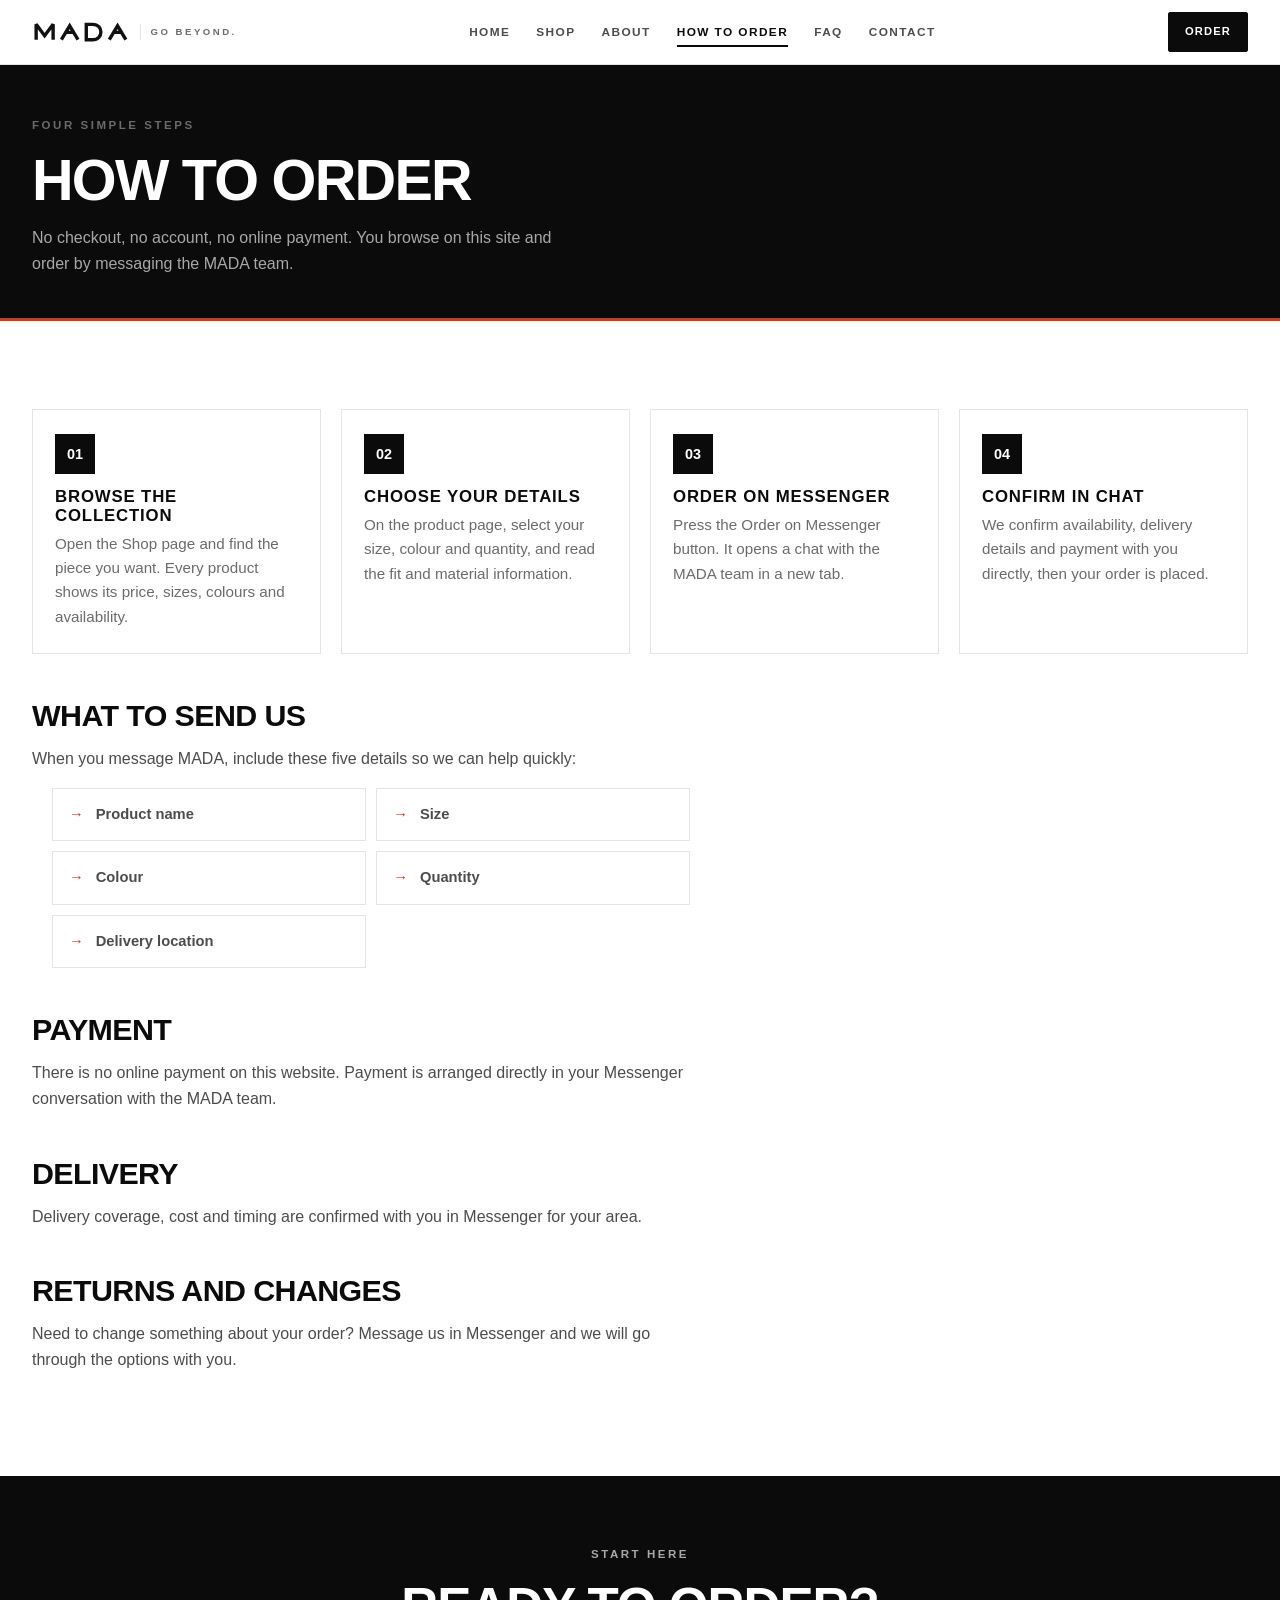
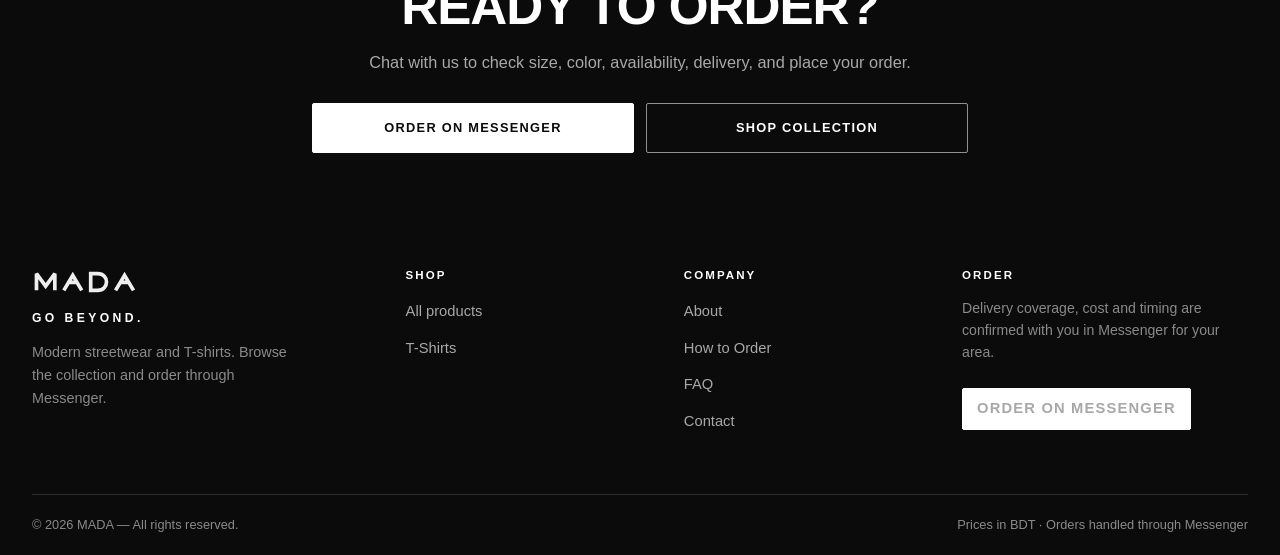
<file: how-to-order.html>
<!DOCTYPE html>
<html lang="en">
<head>
  <meta charset="utf-8">
  <meta name="viewport" content="width=device-width, initial-scale=1">

  <title>How to Order — MADA Streetwear</title>
  <meta name="description" content="How to order from MADA: browse the collection, choose your size and colour, then order through Messenger.">
  <meta name="theme-color" content="#0b0b0b">

  <!-- SET YOUR DOMAIN (see README → "Set your domain") -->
  <link rel="canonical" href="https://mada.example.com/how-to-order.html">
  <meta property="og:site_name" content="MADA">
  <meta property="og:type" content="website">
  <meta property="og:title" content="How to Order — MADA Streetwear">
  <meta property="og:description" content="Browse the collection, choose your size and colour, then order through Messenger.">
  <meta property="og:url" content="https://mada.example.com/how-to-order.html">
  <meta property="og:image" content="https://mada.example.com/assets/social/og-cover.png">
  <meta property="og:image:width" content="1200">
  <meta property="og:image:height" content="630">
  <meta property="og:image:alt" content="MADA — Go Beyond.">
  <meta name="twitter:card" content="summary_large_image">
  <meta name="twitter:title" content="How to Order — MADA Streetwear">
  <meta name="twitter:description" content="Browse the collection, choose your size and colour, then order through Messenger.">

  <link rel="icon" href="favicon.svg" type="image/svg+xml">
  <link rel="alternate icon" href="favicon.ico" sizes="32x32">
  <link rel="manifest" href="manifest.webmanifest">
  <link rel="stylesheet" href="css/styles.css">

  <script src="js/config.js" defer></script>
  <script src="js/products.js" defer></script>
  <script src="js/app.js" defer></script>
</head>

<body data-page="how-to-order">
  <a class="skip-link" href="#main">Skip to content</a>

  <!-- ============================ HEADER ============================ -->
  <header class="site-header">
    <div class="container header-inner">
      <a class="brand" href="index.html" aria-label="MADA — home">
        <img class="brand__logo" src="assets/logo/logo.svg" alt="MADA" width="520" height="128">
        <span class="brand__tagline" data-config="tagline">GO BEYOND.</span>
      </a>

      <nav class="nav-desktop" aria-label="Main navigation">
        <a href="index.html" data-nav="home">Home</a>
        <a href="shop.html" data-nav="shop">Shop</a>
        <a href="about.html" data-nav="about">About</a>
        <a href="how-to-order.html" data-nav="how-to-order">How to Order</a>
        <a href="faq.html" data-nav="faq">FAQ</a>
        <a href="contact.html" data-nav="contact">Contact</a>
      </nav>

      <div class="header-actions">
        <a class="btn btn--dark header-cta" data-messenger href="https://m.me/61594943794307" target="_blank" rel="noopener noreferrer">Order</a>
        <button class="nav-toggle" id="nav-toggle" type="button" aria-expanded="false" aria-controls="mobile-menu" aria-label="Open menu">
          <span class="nav-toggle__bar" aria-hidden="true"></span>
        </button>
      </div>
    </div>

    <div class="mobile-menu" id="mobile-menu" hidden>
      <nav aria-label="Mobile navigation">
        <a class="mobile-menu__link" href="index.html" data-nav="home">Home</a>
        <a class="mobile-menu__link" href="shop.html" data-nav="shop">Shop</a>
        <a class="mobile-menu__link" href="about.html" data-nav="about">About</a>
        <a class="mobile-menu__link" href="how-to-order.html" data-nav="how-to-order">How to Order</a>
        <a class="mobile-menu__link" href="faq.html" data-nav="faq">FAQ</a>
        <a class="mobile-menu__link" href="contact.html" data-nav="contact">Contact</a>
      </nav>
      <a class="btn btn--dark" data-messenger href="https://m.me/61594943794307" target="_blank" rel="noopener noreferrer">ORDER ON MESSENGER</a>
    </div>
  </header>

  <main id="main">
    <section class="page-hero">
      <div class="container">
        <p class="eyebrow">Four simple steps</p>
        <h1 class="page-hero__title">How to Order</h1>
        <p class="page-hero__text">
          No checkout, no account, no online payment. You browse on this site and order
          by messaging the MADA team.
        </p>
      </div>
    </section>

    <section class="section">
      <div class="container">
        <div class="order-steps">
          <div class="order-step">
            <span class="order-step__num" aria-hidden="true">01</span>
            <h2 class="order-step__title">Browse the collection</h2>
            <p class="order-step__text">Open the Shop page and find the piece you want. Every product shows its price, sizes, colours and availability.</p>
          </div>
          <div class="order-step">
            <span class="order-step__num" aria-hidden="true">02</span>
            <h2 class="order-step__title">Choose your details</h2>
            <p class="order-step__text">On the product page, select your size, colour and quantity, and read the fit and material information.</p>
          </div>
          <div class="order-step">
            <span class="order-step__num" aria-hidden="true">03</span>
            <h2 class="order-step__title">Order on Messenger</h2>
            <p class="order-step__text">Press the Order on Messenger button. It opens a chat with the MADA team in a new tab.</p>
          </div>
          <div class="order-step">
            <span class="order-step__num" aria-hidden="true">04</span>
            <h2 class="order-step__title">Confirm in chat</h2>
            <p class="order-step__text">We confirm availability, delivery details and payment with you directly, then your order is placed.</p>
          </div>
        </div>

        <div class="prose mt-8">
          <h2>What to send us</h2>
          <p>When you message MADA, include these five details so we can help quickly:</p>
          <ul class="send-list">
            <li>Product name</li>
            <li>Size</li>
            <li>Colour</li>
            <li>Quantity</li>
            <li>Delivery location</li>
          </ul>

          <h2>Payment</h2>
          <p data-config="paymentInfo">
            There is no online payment on this website. Payment is arranged directly in
            your Messenger conversation with the MADA team.
          </p>

          <h2>Delivery</h2>
          <p data-config="deliveryInfo">
            Delivery coverage, cost and timing are confirmed with you in Messenger for
            your area.
          </p>

          <h2>Returns and changes</h2>
          <p data-config="returnPolicy">
            Need to change something about your order? Message us in Messenger and we
            will go through the options with you.
          </p>
        </div>
      </div>
    </section>

    <section class="band" aria-labelledby="band-title">
      <div class="container band__inner">
        <p class="eyebrow">Start here</p>
        <h2 class="band__title" id="band-title">Ready to order?</h2>
        <p class="band__text" data-config="orderHelper">
          Chat with us to check size, color, availability, delivery, and place your order.
        </p>
        <div class="btn-row">
          <a class="btn btn--light" data-messenger href="https://m.me/61594943794307" target="_blank" rel="noopener noreferrer">ORDER ON MESSENGER</a>
          <a class="btn btn--ghost-light" href="shop.html">Shop collection</a>
        </div>
      </div>
    </section>
  </main>

  <!-- ============================ FOOTER ============================ -->
  <footer class="site-footer">
    <div class="container">
      <div class="footer-grid">
        <div class="footer-brand">
          <img class="footer-brand__logo" src="assets/logo/logo.svg" alt="MADA" width="520" height="128">
          <p class="footer-brand__tagline" data-config="tagline">GO BEYOND.</p>
          <p class="footer-brand__text">Modern streetwear and T-shirts. Browse the collection and order through Messenger.</p>
        </div>

        <div class="footer-col">
          <h2 class="footer-col__title">Shop</h2>
          <ul id="footer-categories">
            <li><a href="shop.html">All products</a></li>
          </ul>
        </div>

        <div class="footer-col">
          <h2 class="footer-col__title">Company</h2>
          <ul>
            <li><a href="about.html">About</a></li>
            <li><a href="how-to-order.html">How to Order</a></li>
            <li><a href="faq.html">FAQ</a></li>
            <li><a href="contact.html">Contact</a></li>
          </ul>
        </div>

        <div class="footer-col">
          <h2 class="footer-col__title">Order</h2>
          <p class="footer-note" data-config="deliveryInfo">Delivery coverage, cost and timing are confirmed with you in Messenger for your area.</p>
          <p class="mt-6">
            <a class="btn btn--light btn--sm" data-messenger href="https://m.me/61594943794307" target="_blank" rel="noopener noreferrer">Order on Messenger</a>
          </p>
          <p class="mt-6">
            <a data-facebook hidden>Facebook page</a>
          </p>
        </div>
      </div>

      <div class="footer-bottom">
        <span>© <span data-year>2026</span> <span data-config="brandName">MADA</span> — All rights reserved.</span>
        <span>Prices in <span data-config="currency">BDT</span> · Orders handled through Messenger</span>
      </div>
    </div>
  </footer>
</body>
</html>
</file>
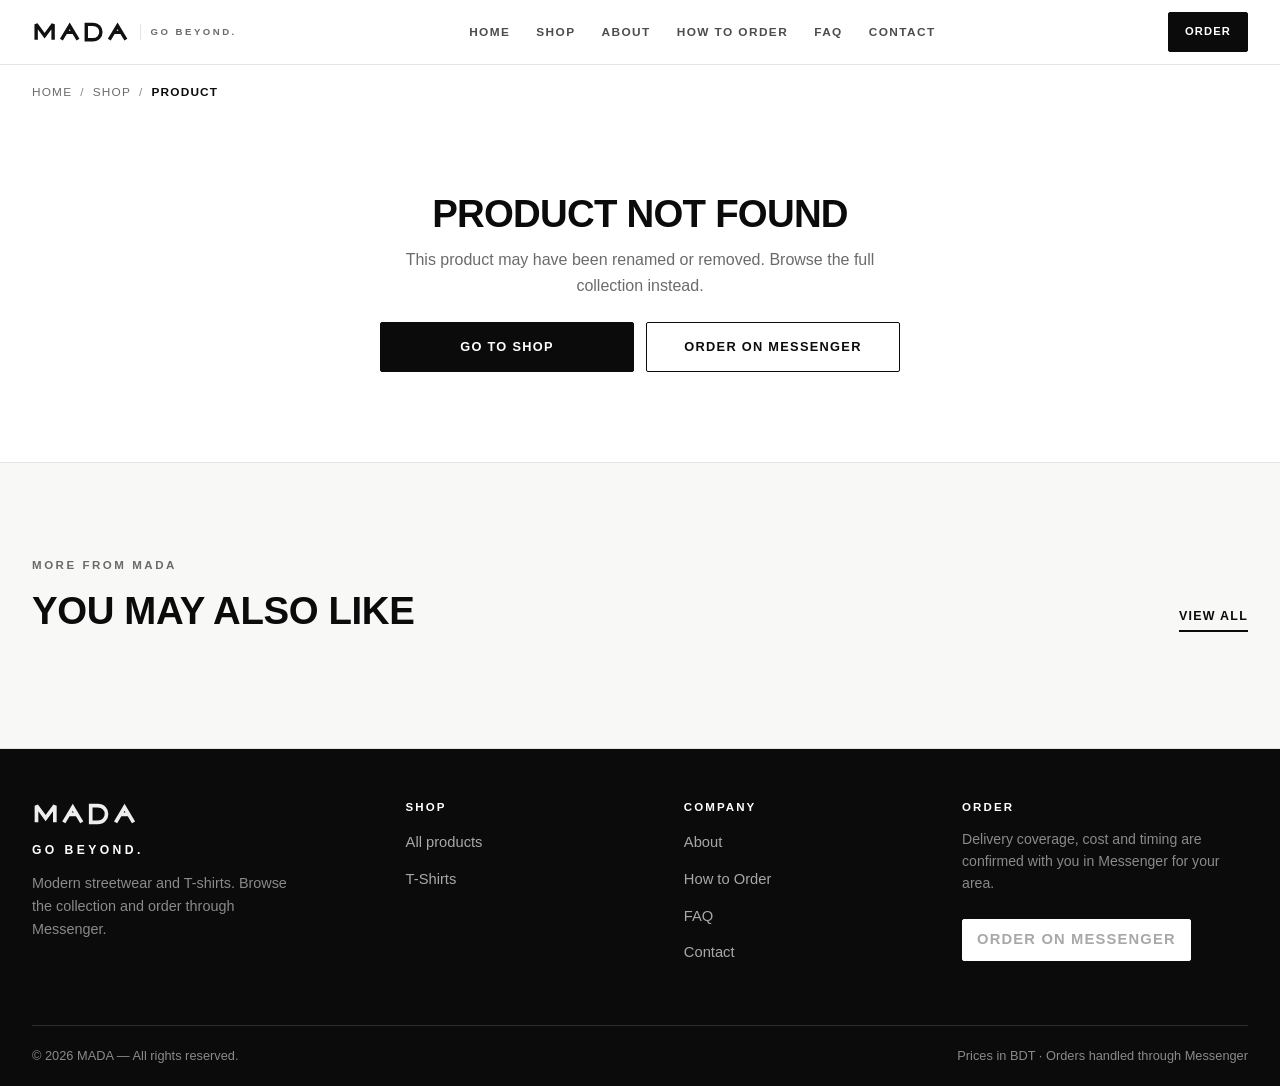
<file: product.html>
<!DOCTYPE html>
<html lang="en">
<head>
  <meta charset="utf-8">
  <meta name="viewport" content="width=device-width, initial-scale=1">

  <title>Product — MADA Streetwear</title>
  <meta name="description" content="Product details from MADA — sizes, colours, description and ordering through Messenger.">
  <meta name="theme-color" content="#0b0b0b">

  <!-- SET YOUR DOMAIN (see README → "Set your domain") -->
  <link rel="canonical" href="https://mada.example.com/product.html">
  <meta property="og:site_name" content="MADA">
  <meta property="og:type" content="product">
  <meta property="og:title" content="Product — MADA Streetwear">
  <meta property="og:description" content="Product details from MADA — sizes, colours, description and ordering through Messenger.">
  <meta property="og:url" content="https://mada.example.com/product.html">
  <meta property="og:image" content="https://mada.example.com/assets/social/og-cover.png">
  <meta property="og:image:width" content="1200">
  <meta property="og:image:height" content="630">
  <meta property="og:image:alt" content="MADA — Go Beyond.">
  <meta name="twitter:card" content="summary_large_image">
  <meta name="twitter:title" content="Product — MADA Streetwear">
  <meta name="twitter:description" content="Product details from MADA — order through Messenger.">

  <link rel="icon" href="favicon.svg" type="image/svg+xml">
  <link rel="alternate icon" href="favicon.ico" sizes="32x32">
  <link rel="manifest" href="manifest.webmanifest">
  <link rel="stylesheet" href="css/styles.css">

  <script src="js/config.js" defer></script>
  <script src="js/products.js" defer></script>
  <script src="js/app.js" defer></script>
  <script src="js/product-page.js" defer></script>
</head>

<body data-page="product">
  <a class="skip-link" href="#main">Skip to content</a>

  <!-- ============================ HEADER ============================ -->
  <header class="site-header">
    <div class="container header-inner">
      <a class="brand" href="index.html" aria-label="MADA — home">
        <img class="brand__logo" src="assets/logo/logo.svg" alt="MADA" width="520" height="128">
        <span class="brand__tagline" data-config="tagline">GO BEYOND.</span>
      </a>

      <nav class="nav-desktop" aria-label="Main navigation">
        <a href="index.html" data-nav="home">Home</a>
        <a href="shop.html" data-nav="shop">Shop</a>
        <a href="about.html" data-nav="about">About</a>
        <a href="how-to-order.html" data-nav="how-to-order">How to Order</a>
        <a href="faq.html" data-nav="faq">FAQ</a>
        <a href="contact.html" data-nav="contact">Contact</a>
      </nav>

      <div class="header-actions">
        <a class="btn btn--dark header-cta" data-messenger href="https://m.me/61594943794307" target="_blank" rel="noopener noreferrer">Order</a>
        <button class="nav-toggle" id="nav-toggle" type="button" aria-expanded="false" aria-controls="mobile-menu" aria-label="Open menu">
          <span class="nav-toggle__bar" aria-hidden="true"></span>
        </button>
      </div>
    </div>

    <div class="mobile-menu" id="mobile-menu" hidden>
      <nav aria-label="Mobile navigation">
        <a class="mobile-menu__link" href="index.html" data-nav="home">Home</a>
        <a class="mobile-menu__link" href="shop.html" data-nav="shop">Shop</a>
        <a class="mobile-menu__link" href="about.html" data-nav="about">About</a>
        <a class="mobile-menu__link" href="how-to-order.html" data-nav="how-to-order">How to Order</a>
        <a class="mobile-menu__link" href="faq.html" data-nav="faq">FAQ</a>
        <a class="mobile-menu__link" href="contact.html" data-nav="contact">Contact</a>
      </nav>
      <a class="btn btn--dark" data-messenger href="https://m.me/61594943794307" target="_blank" rel="noopener noreferrer">ORDER ON MESSENGER</a>
    </div>
  </header>

  <main id="main">
    <div class="container">
      <nav class="breadcrumb" aria-label="Breadcrumb">
        <a href="index.html">Home</a>
        <span aria-hidden="true">/</span>
        <a href="shop.html">Shop</a>
        <span aria-hidden="true">/</span>
        <span id="bc-current" aria-current="page">Product</span>
      </nav>

      <!-- Shown when the product id does not exist in js/products.js -->
      <div class="missing" id="product-missing" hidden>
        <h1>Product not found</h1>
        <p>This product may have been renamed or removed. Browse the full collection instead.</p>
        <div class="btn-row">
          <a class="btn btn--dark" href="shop.html">Go to shop</a>
          <a class="btn btn--ghost" data-messenger href="https://m.me/61594943794307" target="_blank" rel="noopener noreferrer">Order on Messenger</a>
        </div>
      </div>

      <article class="product" id="product-root">
        <div class="product__media">
          <div class="product__main">
            <img id="product-main-img" src="[data-uri]" alt="" width="1200" height="1500" decoding="async">
          </div>
          <div class="product__thumbs" id="product-thumbs" role="group" aria-label="Product images"></div>
        </div>

        <div class="product__info">
          <div class="product__badge" id="product-badge"></div>
          <p class="product__cat" id="product-category"></p>
          <h1 class="product__title" id="product-name">Product</h1>
          <p class="product__price" id="product-price"></p>
          <p class="product__short" id="product-short"></p>
          <p id="product-status"></p>

          <div class="option" data-option>
            <p class="option__label" id="size-label">Size</p>
            <div class="option__list" id="product-sizes" role="radiogroup" aria-labelledby="size-label"></div>
          </div>

          <div class="option" data-option>
            <p class="option__label" id="color-label">Colour</p>
            <div class="option__list" id="product-colors" role="radiogroup" aria-labelledby="color-label"></div>
          </div>

          <div class="qty-wrap" data-option>
            <p class="option__label" id="qty-label">Quantity</p>
            <div class="qty">
              <button class="qty__btn" type="button" data-qty="-1" aria-label="Decrease quantity">&minus;</button>
              <label class="visually-hidden" for="qty-input">Quantity</label>
              <input class="qty__input" id="qty-input" type="number" min="1" max="20" value="1" inputmode="numeric">
              <button class="qty__btn" type="button" data-qty="1" aria-label="Increase quantity">&plus;</button>
            </div>
          </div>

          <div class="order-box">
            <div id="product-order"></div>
            <p class="selection-summary" id="selection-summary" hidden></p>
          </div>

          <p class="product__description" id="product-description"></p>

          <dl class="details" id="product-details"></dl>
        </div>
      </article>
    </div>

    <section class="section section--muted" data-section aria-labelledby="related-title">
      <div class="container">
        <div class="section-head">
          <div>
            <p class="eyebrow">More from MADA</p>
            <h2 class="section-head__title" id="related-title">You may also like</h2>
          </div>
          <a class="section-head__link" href="shop.html">View all</a>
        </div>
        <div class="grid-products" id="related-grid"></div>
      </div>
    </section>
  </main>

  <!-- ============================ FOOTER ============================ -->
  <footer class="site-footer">
    <div class="container">
      <div class="footer-grid">
        <div class="footer-brand">
          <img class="footer-brand__logo" src="assets/logo/logo.svg" alt="MADA" width="520" height="128">
          <p class="footer-brand__tagline" data-config="tagline">GO BEYOND.</p>
          <p class="footer-brand__text">Modern streetwear and T-shirts. Browse the collection and order through Messenger.</p>
        </div>

        <div class="footer-col">
          <h2 class="footer-col__title">Shop</h2>
          <ul id="footer-categories">
            <li><a href="shop.html">All products</a></li>
          </ul>
        </div>

        <div class="footer-col">
          <h2 class="footer-col__title">Company</h2>
          <ul>
            <li><a href="about.html">About</a></li>
            <li><a href="how-to-order.html">How to Order</a></li>
            <li><a href="faq.html">FAQ</a></li>
            <li><a href="contact.html">Contact</a></li>
          </ul>
        </div>

        <div class="footer-col">
          <h2 class="footer-col__title">Order</h2>
          <p class="footer-note" data-config="deliveryInfo">Delivery coverage, cost and timing are confirmed with you in Messenger for your area.</p>
          <p class="mt-6">
            <a class="btn btn--light btn--sm" data-messenger href="https://m.me/61594943794307" target="_blank" rel="noopener noreferrer">Order on Messenger</a>
          </p>
          <p class="mt-6">
            <a data-facebook hidden>Facebook page</a>
          </p>
        </div>
      </div>

      <div class="footer-bottom">
        <span>© <span data-year>2026</span> <span data-config="brandName">MADA</span> — All rights reserved.</span>
        <span>Prices in <span data-config="currency">BDT</span> · Orders handled through Messenger</span>
      </div>
    </div>
  </footer>
</body>
</html>
</file>
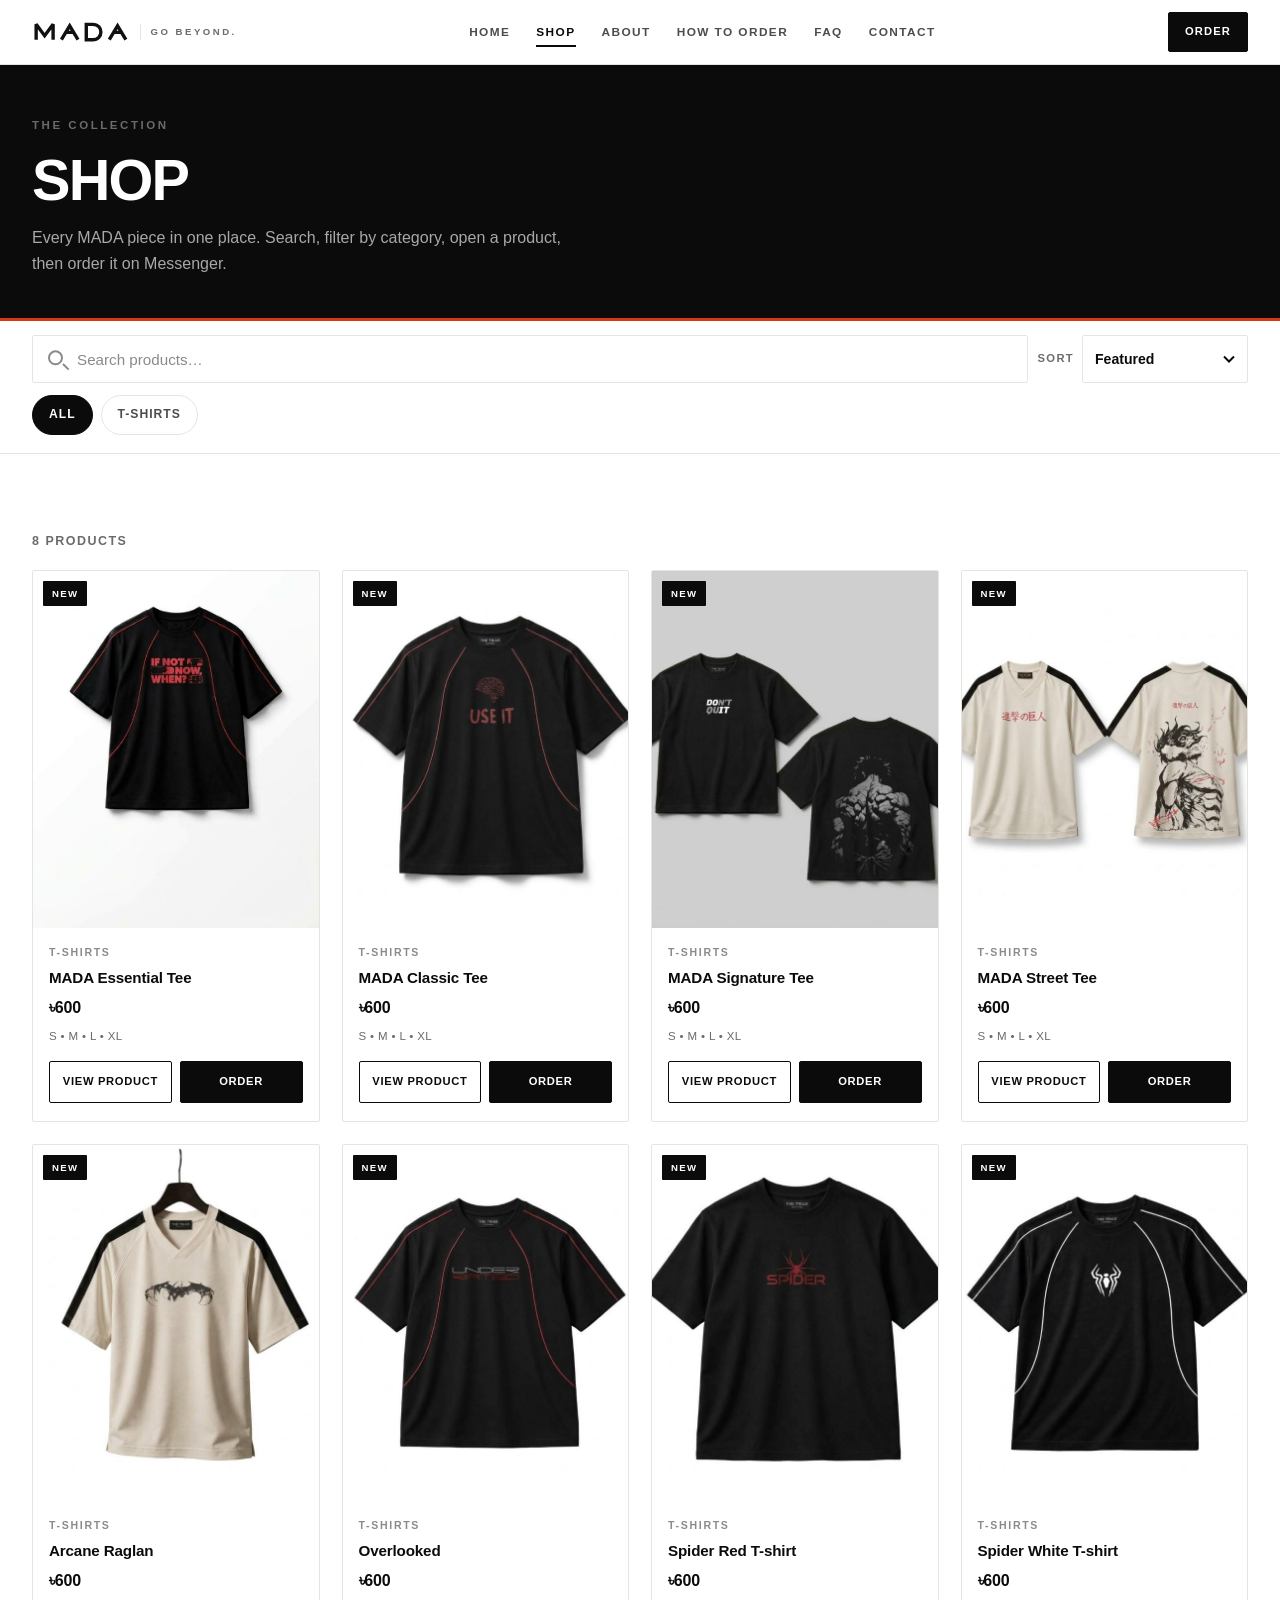
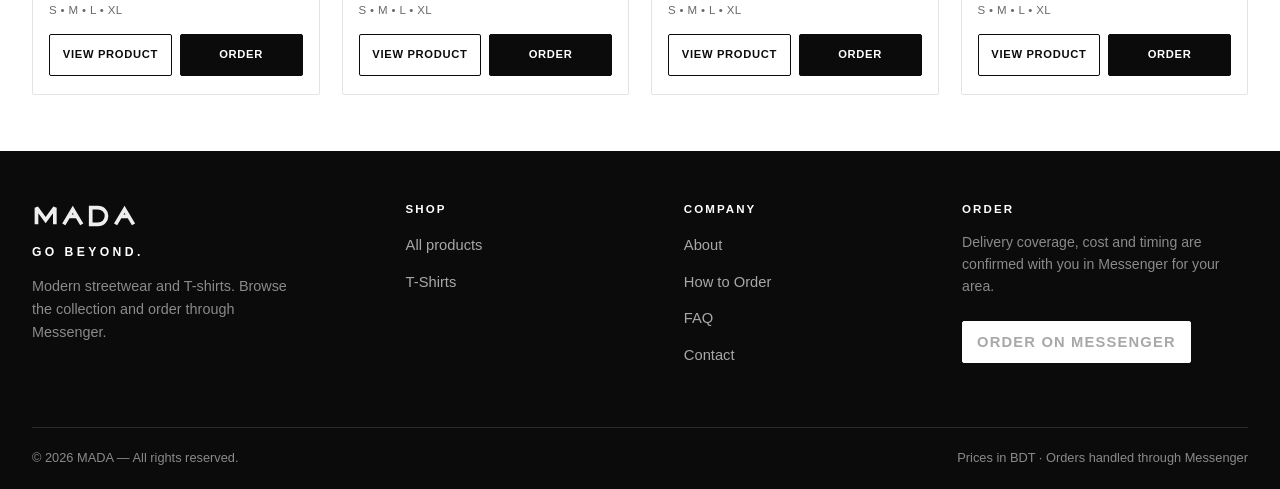
<file: shop.html>
<!DOCTYPE html>
<html lang="en">
<head>
  <meta charset="utf-8">
  <meta name="viewport" content="width=device-width, initial-scale=1">

  <title>Shop — MADA Streetwear</title>
  <meta name="description" content="Browse the full MADA collection — T-shirts, oversized tees, hoodies, shirts, bottoms and accessories. Order through Messenger.">
  <meta name="theme-color" content="#0b0b0b">

  <!-- SET YOUR DOMAIN (see README → "Set your domain") -->
  <link rel="canonical" href="https://mada.example.com/shop.html">
  <meta property="og:site_name" content="MADA">
  <meta property="og:type" content="website">
  <meta property="og:title" content="Shop — MADA Streetwear">
  <meta property="og:description" content="Browse the full MADA collection — T-shirts, oversized tees, hoodies, shirts, bottoms and accessories. Order through Messenger.">
  <meta property="og:url" content="https://mada.example.com/shop.html">
  <meta property="og:image" content="https://mada.example.com/assets/social/og-cover.png">
  <meta property="og:image:width" content="1200">
  <meta property="og:image:height" content="630">
  <meta property="og:image:alt" content="MADA — Go Beyond.">
  <meta name="twitter:card" content="summary_large_image">
  <meta name="twitter:title" content="Shop — MADA Streetwear">
  <meta name="twitter:description" content="Browse the full MADA collection and order through Messenger.">

  <link rel="icon" href="favicon.svg" type="image/svg+xml">
  <link rel="alternate icon" href="favicon.ico" sizes="32x32">
  <link rel="manifest" href="manifest.webmanifest">
  <link rel="stylesheet" href="css/styles.css">

  <script src="js/config.js" defer></script>
  <script src="js/products.js" defer></script>
  <script src="js/app.js" defer></script>
</head>

<body data-page="shop">
  <a class="skip-link" href="#main">Skip to content</a>

  <!-- ============================ HEADER ============================ -->
  <header class="site-header">
    <div class="container header-inner">
      <a class="brand" href="index.html" aria-label="MADA — home">
        <img class="brand__logo" src="assets/logo/logo.svg" alt="MADA" width="520" height="128">
        <span class="brand__tagline" data-config="tagline">GO BEYOND.</span>
      </a>

      <nav class="nav-desktop" aria-label="Main navigation">
        <a href="index.html" data-nav="home">Home</a>
        <a href="shop.html" data-nav="shop">Shop</a>
        <a href="about.html" data-nav="about">About</a>
        <a href="how-to-order.html" data-nav="how-to-order">How to Order</a>
        <a href="faq.html" data-nav="faq">FAQ</a>
        <a href="contact.html" data-nav="contact">Contact</a>
      </nav>

      <div class="header-actions">
        <a class="btn btn--dark header-cta" data-messenger href="https://m.me/61594943794307" target="_blank" rel="noopener noreferrer">Order</a>
        <button class="nav-toggle" id="nav-toggle" type="button" aria-expanded="false" aria-controls="mobile-menu" aria-label="Open menu">
          <span class="nav-toggle__bar" aria-hidden="true"></span>
        </button>
      </div>
    </div>

    <div class="mobile-menu" id="mobile-menu" hidden>
      <nav aria-label="Mobile navigation">
        <a class="mobile-menu__link" href="index.html" data-nav="home">Home</a>
        <a class="mobile-menu__link" href="shop.html" data-nav="shop">Shop</a>
        <a class="mobile-menu__link" href="about.html" data-nav="about">About</a>
        <a class="mobile-menu__link" href="how-to-order.html" data-nav="how-to-order">How to Order</a>
        <a class="mobile-menu__link" href="faq.html" data-nav="faq">FAQ</a>
        <a class="mobile-menu__link" href="contact.html" data-nav="contact">Contact</a>
      </nav>
      <a class="btn btn--dark" data-messenger href="https://m.me/61594943794307" target="_blank" rel="noopener noreferrer">ORDER ON MESSENGER</a>
    </div>
  </header>

  <main id="main">
    <section class="page-hero">
      <div class="container">
        <p class="eyebrow">The collection</p>
        <h1 class="page-hero__title">Shop</h1>
        <p class="page-hero__text">
          Every MADA piece in one place. Search, filter by category, open a product,
          then order it on Messenger.
        </p>
      </div>
    </section>

    <div class="shop-controls">
      <div class="container">
        <div class="shop-controls__row">
          <div class="search-field">
            <label class="visually-hidden" for="shop-search">Search products</label>
            <input id="shop-search" type="search" placeholder="Search products…" autocomplete="off">
          </div>
          <div class="sort-field">
            <label for="shop-sort">Sort</label>
            <select id="shop-sort">
              <option value="featured">Featured</option>
              <option value="price-asc">Price: low to high</option>
              <option value="price-desc">Price: high to low</option>
              <option value="name-asc">Name: A–Z</option>
            </select>
          </div>
        </div>
        <div class="chips" id="shop-categories" role="group" aria-label="Filter by category"></div>
      </div>
    </div>

    <section class="section--tight">
      <div class="container">
        <div class="shop-meta">
          <p class="shop-count" id="shop-count" role="status" aria-live="polite"></p>
        </div>

        <div class="grid-products" id="shop-grid"></div>

        <div class="shop-empty" id="shop-empty" hidden>
          <strong>No products found</strong>
          <p>Try a different search, or clear the category filter.</p>
          <p class="mt-6"><a class="btn btn--ghost btn--sm" href="shop.html">Clear filters</a></p>
        </div>
      </div>
    </section>
  </main>

  <!-- ============================ FOOTER ============================ -->
  <footer class="site-footer">
    <div class="container">
      <div class="footer-grid">
        <div class="footer-brand">
          <img class="footer-brand__logo" src="assets/logo/logo.svg" alt="MADA" width="520" height="128">
          <p class="footer-brand__tagline" data-config="tagline">GO BEYOND.</p>
          <p class="footer-brand__text">Modern streetwear and T-shirts. Browse the collection and order through Messenger.</p>
        </div>

        <div class="footer-col">
          <h2 class="footer-col__title">Shop</h2>
          <ul id="footer-categories">
            <li><a href="shop.html">All products</a></li>
          </ul>
        </div>

        <div class="footer-col">
          <h2 class="footer-col__title">Company</h2>
          <ul>
            <li><a href="about.html">About</a></li>
            <li><a href="how-to-order.html">How to Order</a></li>
            <li><a href="faq.html">FAQ</a></li>
            <li><a href="contact.html">Contact</a></li>
          </ul>
        </div>

        <div class="footer-col">
          <h2 class="footer-col__title">Order</h2>
          <p class="footer-note" data-config="deliveryInfo">Delivery coverage, cost and timing are confirmed with you in Messenger for your area.</p>
          <p class="mt-6">
            <a class="btn btn--light btn--sm" data-messenger href="https://m.me/61594943794307" target="_blank" rel="noopener noreferrer">Order on Messenger</a>
          </p>
          <p class="mt-6">
            <a data-facebook hidden>Facebook page</a>
          </p>
        </div>
      </div>

      <div class="footer-bottom">
        <span>© <span data-year>2026</span> <span data-config="brandName">MADA</span> — All rights reserved.</span>
        <span>Prices in <span data-config="currency">BDT</span> · Orders handled through Messenger</span>
      </div>
    </div>
  </footer>
</body>
</html>
</file>
<file: css/styles.css>
/* ============================================================================
   MADA — GO BEYOND.
   Single stylesheet. Mobile-first, no frameworks, no external fonts.
   ============================================================================ */

/* --------------------------------------------------------------------------
   1. TOKENS
   -------------------------------------------------------------------------- */
:root {
  --ink: #0b0b0b;
  --ink-soft: #161616;
  --charcoal: #242424;
  --gray-800: #333333;
  --gray-700: #4c4c4c;
  --gray-600: #6b6b6b;
  --gray-500: #8a8a8a;
  --gray-400: #a8a8a8;
  --gray-300: #cfcfcf;
  --gray-200: #e4e4e2;
  --gray-100: #f1f1ef;
  --paper: #ffffff;
  --paper-warm: #f8f8f7;
  --line: #e4e4e1;
  --line-dark: rgba(255, 255, 255, 0.14);
  --accent: #d13a17;
  --accent-ink: #ffffff;

  --font-sans: -apple-system, BlinkMacSystemFont, "Segoe UI", Roboto, "Helvetica Neue",
    Arial, "Noto Sans", sans-serif;

  --container: 1280px;
  --gutter: 20px;
  --radius: 2px;
  --header-h: 64px;
  --ease: cubic-bezier(0.4, 0, 0.2, 1);
}

@media (min-width: 768px) {
  :root {
    --gutter: 32px;
  }
}

/* --------------------------------------------------------------------------
   2. RESET / BASE
   -------------------------------------------------------------------------- */
*,
*::before,
*::after {
  box-sizing: border-box;
}

html {
  -webkit-text-size-adjust: 100%;
  scroll-behavior: smooth;
}

body {
  margin: 0;
  min-height: 100vh;
  display: flex;
  flex-direction: column;
  font-family: var(--font-sans);
  font-size: 16px;
  line-height: 1.6;
  color: var(--ink);
  background: var(--paper);
  -webkit-font-smoothing: antialiased;
  -moz-osx-font-smoothing: grayscale;
  text-rendering: optimizeLegibility;
}

main {
  flex: 1 0 auto;
}

img,
svg {
  max-width: 100%;
}

img {
  height: auto;
}

a {
  color: inherit;
  text-decoration: none;
}

button {
  font: inherit;
}

h1,
h2,
h3,
h4 {
  margin: 0;
  line-height: 1.12;
  font-weight: 800;
  letter-spacing: -0.02em;
}

p {
  margin: 0;
}

ul,
ol,
dl,
dd {
  margin: 0;
  padding: 0;
}

:focus-visible {
  outline: 3px solid var(--accent);
  outline-offset: 2px;
  border-radius: 1px;
}

::selection {
  background: var(--ink);
  color: #fff;
}

[hidden] {
  display: none !important;
}

/* --------------------------------------------------------------------------
   3. LAYOUT HELPERS
   -------------------------------------------------------------------------- */
.container {
  width: 100%;
  max-width: var(--container);
  margin-inline: auto;
  padding-inline: var(--gutter);
}

.section {
  padding-block: 56px;
}

.section--tight {
  padding-block: 40px;
}

.section--muted {
  background: var(--paper-warm);
  border-block: 1px solid var(--line);
}

.section--dark {
  background: var(--ink);
  color: #fff;
}

@media (min-width: 900px) {
  .section {
    padding-block: 88px;
  }
  .section--tight {
    padding-block: 56px;
  }
}

.section-head {
  display: flex;
  align-items: flex-end;
  justify-content: space-between;
  gap: 16px;
  margin-bottom: 28px;
  flex-wrap: wrap;
}

.section-head__title {
  font-size: clamp(1.5rem, 4vw, 2.4rem);
  text-transform: uppercase;
  letter-spacing: -0.01em;
}

.section-head__link {
  font-size: 0.78rem;
  font-weight: 700;
  letter-spacing: 0.1em;
  text-transform: uppercase;
  border-bottom: 2px solid var(--ink);
  padding-bottom: 3px;
}

.section-head__link:hover {
  color: var(--accent);
  border-color: var(--accent);
}

.eyebrow {
  display: inline-block;
  font-size: 0.72rem;
  font-weight: 700;
  letter-spacing: 0.22em;
  text-transform: uppercase;
  color: var(--gray-600);
  margin-bottom: 14px;
}

.section--dark .eyebrow,
.hero .eyebrow,
.band .eyebrow {
  color: var(--gray-400);
}

.lede {
  font-size: clamp(1rem, 2.2vw, 1.15rem);
  color: var(--gray-700);
  max-width: 62ch;
}

.split {
  display: grid;
  gap: 26px;
}

@media (min-width: 900px) {
  .split {
    grid-template-columns: 1fr 1fr;
    gap: 56px;
    align-items: start;
  }
}

.brand-statement {
  font-size: clamp(1.5rem, 4.2vw, 2.5rem);
  text-transform: uppercase;
  letter-spacing: -0.02em;
  line-height: 1.14;
}

.visually-hidden {
  position: absolute !important;
  width: 1px;
  height: 1px;
  padding: 0;
  margin: -1px;
  overflow: hidden;
  clip: rect(0 0 0 0);
  clip-path: inset(50%);
  white-space: nowrap;
  border: 0;
}

.skip-link {
  position: absolute;
  left: 12px;
  top: -60px;
  z-index: 200;
  background: var(--ink);
  color: #fff;
  padding: 10px 16px;
  font-size: 0.85rem;
  font-weight: 700;
  transition: top 0.2s var(--ease);
}

.skip-link:focus {
  top: 12px;
}

/* --------------------------------------------------------------------------
   4. BUTTONS
   -------------------------------------------------------------------------- */
.btn {
  display: inline-flex;
  align-items: center;
  justify-content: center;
  gap: 8px;
  min-height: 50px;
  padding: 0 26px;
  border: 1px solid transparent;
  border-radius: var(--radius);
  font-size: 0.8rem;
  font-weight: 700;
  letter-spacing: 0.1em;
  text-transform: uppercase;
  text-align: center;
  cursor: pointer;
  background: none;
  transition: background-color 0.18s var(--ease), color 0.18s var(--ease),
    border-color 0.18s var(--ease), transform 0.18s var(--ease);
}

.btn:active {
  transform: translateY(1px);
}

.btn--dark,
.btn--primary {
  background: var(--ink);
  color: #fff;
  border-color: var(--ink);
}

.btn--dark:hover,
.btn--primary:hover {
  background: var(--charcoal);
  border-color: var(--charcoal);
}

.btn--light {
  background: #fff;
  color: var(--ink);
  border-color: #fff;
}

.btn--light:hover {
  background: var(--gray-100);
  border-color: var(--gray-100);
}

.btn--ghost {
  background: transparent;
  color: var(--ink);
  border-color: var(--ink);
}

.btn--ghost:hover {
  background: var(--ink);
  color: #fff;
}

.btn--ghost-light {
  background: transparent;
  color: #fff;
  border-color: rgba(255, 255, 255, 0.55);
}

.btn--ghost-light:hover {
  background: #fff;
  color: var(--ink);
  border-color: #fff;
}

.btn--muted {
  background: var(--gray-100);
  color: var(--gray-600);
  border-color: var(--gray-200);
  cursor: not-allowed;
}

.btn--sm {
  min-height: 42px;
  padding: 0 14px;
  font-size: 0.7rem;
  letter-spacing: 0.08em;
}

.btn--block {
  width: 100%;
}

.btn:disabled {
  opacity: 1;
  cursor: not-allowed;
}

.btn-row {
  display: flex;
  flex-wrap: wrap;
  gap: 12px;
}

.btn-row .btn {
  flex: 1 1 220px;
}

/* --------------------------------------------------------------------------
   5. HEADER / NAVIGATION
   -------------------------------------------------------------------------- */
.site-header {
  position: sticky;
  top: 0;
  z-index: 60;
  background: rgba(255, 255, 255, 0.94);
  backdrop-filter: saturate(180%) blur(12px);
  -webkit-backdrop-filter: saturate(180%) blur(12px);
  border-bottom: 1px solid var(--line);
}

.header-inner {
  display: flex;
  align-items: center;
  justify-content: space-between;
  gap: 14px;
  min-height: var(--header-h);
}

.brand {
  display: inline-flex;
  align-items: center;
  gap: 10px;
  flex-shrink: 0;
}

.brand__logo {
  display: block;
  height: 22px;
  width: auto;
}

.brand__tagline {
  display: none;
  font-size: 0.6rem;
  font-weight: 700;
  letter-spacing: 0.26em;
  color: var(--gray-600);
  text-transform: uppercase;
  border-left: 1px solid var(--line);
  padding-left: 10px;
}

@media (min-width: 480px) {
  .brand__logo {
    height: 24px;
  }
  .brand__tagline {
    display: inline-block;
  }
}

.nav-desktop {
  display: none;
  align-items: center;
  gap: 26px;
}

.nav-desktop a {
  position: relative;
  font-size: 0.74rem;
  font-weight: 700;
  letter-spacing: 0.12em;
  text-transform: uppercase;
  color: var(--gray-700);
  padding-block: 6px;
}

.nav-desktop a::after {
  content: "";
  position: absolute;
  left: 0;
  right: 0;
  bottom: 0;
  height: 2px;
  background: var(--ink);
  transform: scaleX(0);
  transform-origin: left;
  transition: transform 0.2s var(--ease);
}

.nav-desktop a:hover {
  color: var(--ink);
}

.nav-desktop a:hover::after,
.nav-desktop a[aria-current="page"]::after {
  transform: scaleX(1);
}

.nav-desktop a[aria-current="page"] {
  color: var(--ink);
}

.header-actions {
  display: flex;
  align-items: center;
  gap: 10px;
}

.header-cta {
  min-height: 40px;
  padding: 0 16px;
  font-size: 0.7rem;
}

.nav-toggle {
  display: inline-flex;
  align-items: center;
  justify-content: center;
  width: 44px;
  height: 44px;
  border: 1px solid var(--line);
  background: #fff;
  cursor: pointer;
  border-radius: var(--radius);
}

.nav-toggle__bar {
  display: block;
  width: 18px;
  height: 2px;
  background: var(--ink);
  position: relative;
}

.nav-toggle__bar::before,
.nav-toggle__bar::after {
  content: "";
  position: absolute;
  left: 0;
  width: 18px;
  height: 2px;
  background: var(--ink);
}

.nav-toggle__bar::before {
  top: -6px;
}

.nav-toggle__bar::after {
  top: 6px;
}

.mobile-menu {
  border-top: 1px solid var(--line);
  background: #fff;
  padding: 8px var(--gutter) 24px;
}

.mobile-menu__link {
  display: flex;
  align-items: center;
  justify-content: space-between;
  padding: 15px 0;
  font-size: 1rem;
  font-weight: 700;
  letter-spacing: 0.04em;
  text-transform: uppercase;
  border-bottom: 1px solid var(--line);
}

.mobile-menu__link[aria-current="page"] {
  color: var(--accent);
}

.mobile-menu__link::after {
  content: "→";
  color: var(--gray-400);
  font-weight: 400;
}

.mobile-menu .btn {
  width: 100%;
  margin-top: 20px;
}

@media (min-width: 960px) {
  .nav-desktop {
    display: flex;
  }
  .nav-toggle {
    display: none;
  }
  .mobile-menu {
    display: none !important;
  }
}

/* --------------------------------------------------------------------------
   6. HERO
   -------------------------------------------------------------------------- */
.hero {
  position: relative;
  background: var(--ink);
  color: #fff;
  overflow: hidden;
  isolation: isolate;
}

.hero::before {
  content: "";
  position: absolute;
  inset: 0;
  background-image: linear-gradient(rgba(255, 255, 255, 0.045) 1px, transparent 1px),
    linear-gradient(90deg, rgba(255, 255, 255, 0.045) 1px, transparent 1px);
  background-size: 72px 72px;
  -webkit-mask-image: radial-gradient(ellipse at 30% 40%, #000 30%, transparent 78%);
  mask-image: radial-gradient(ellipse at 30% 40%, #000 30%, transparent 78%);
  z-index: -1;
}

.hero__inner {
  padding-block: 72px 64px;
  max-width: 900px;
}

.hero__title {
  display: flex;
  flex-direction: column;
  gap: 4px;
  margin-bottom: 22px;
}

.hero__brand {
  font-size: clamp(3.4rem, 17vw, 9.5rem);
  line-height: 0.86;
  font-weight: 800;
  letter-spacing: -0.045em;
  text-transform: uppercase;
}

.hero__tagline {
  font-size: clamp(1rem, 4.4vw, 2rem);
  font-weight: 700;
  letter-spacing: 0.34em;
  text-transform: uppercase;
  color: #fff;
}

.hero__tagline::after {
  content: "";
  display: block;
  width: clamp(64px, 20vw, 160px);
  height: 4px;
  background: var(--accent);
  margin-top: 16px;
}

.hero__text {
  font-size: clamp(1rem, 2.4vw, 1.2rem);
  color: var(--gray-300);
  max-width: 56ch;
  margin-bottom: 32px;
}

.hero .btn-row {
  max-width: 560px;
}

.hero__note {
  margin-top: 18px;
  font-size: 0.8rem;
  color: var(--gray-500);
  letter-spacing: 0.04em;
}

@media (min-width: 768px) {
  .hero__inner {
    padding-block: 104px 92px;
  }
}

/* --------------------------------------------------------------------------
   7. STEPS STRIP
   -------------------------------------------------------------------------- */
.steps {
  display: grid;
  gap: 0;
  list-style: none;
  margin: 0;
  padding: 0;
  border-top: 1px solid var(--line);
  border-bottom: 1px solid var(--line);
}

.step {
  display: flex;
  gap: 16px;
  align-items: flex-start;
  padding: 22px 0;
  border-bottom: 1px solid var(--line);
}

.step:last-child {
  border-bottom: 0;
}

.step__num {
  font-size: 0.78rem;
  font-weight: 800;
  letter-spacing: 0.1em;
  color: var(--accent);
  padding-top: 3px;
  flex-shrink: 0;
}

.step__title {
  font-size: 0.95rem;
  font-weight: 800;
  text-transform: uppercase;
  letter-spacing: 0.06em;
  margin-bottom: 4px;
}

.step__text {
  font-size: 0.92rem;
  color: var(--gray-600);
}

@media (min-width: 768px) {
  .steps {
    grid-template-columns: repeat(3, 1fr);
  }
  .step {
    border-bottom: 0;
    border-right: 1px solid var(--line);
    padding: 28px 28px 28px 0;
  }
  .step:last-child {
    border-right: 0;
  }
  .step:not(:first-child) {
    padding-left: 28px;
  }
}

/* --------------------------------------------------------------------------
   8. PRODUCT CARDS / GRID
   -------------------------------------------------------------------------- */
.grid-products {
  display: grid;
  grid-template-columns: repeat(2, minmax(0, 1fr));
  gap: 14px;
}

@media (min-width: 640px) {
  .grid-products {
    gap: 22px;
  }
}

@media (min-width: 900px) {
  .grid-products {
    grid-template-columns: repeat(3, minmax(0, 1fr));
  }
}

@media (min-width: 1120px) {
  .grid-products {
    grid-template-columns: repeat(4, minmax(0, 1fr));
  }
}

.card {
  display: flex;
  flex-direction: column;
  background: var(--paper);
  border: 1px solid var(--line);
  border-radius: var(--radius);
  overflow: hidden;
}

.card__media {
  position: relative;
  display: block;
  aspect-ratio: 4 / 5;
  background: var(--gray-100);
  overflow: hidden;
}

.card__img {
  width: 100%;
  height: 100%;
  object-fit: cover;
  display: block;
  transition: transform 0.5s var(--ease);
}

.card:hover .card__img {
  transform: scale(1.035);
}

.card--sold .card__img {
  filter: grayscale(1);
  opacity: 0.72;
}

.badge {
  position: absolute;
  top: 10px;
  left: 10px;
  z-index: 2;
  background: var(--ink);
  color: #fff;
  font-size: 0.6rem;
  font-weight: 800;
  letter-spacing: 0.14em;
  text-transform: uppercase;
  padding: 5px 9px;
  border-radius: 1px;
}

.tag--sold {
  position: absolute;
  top: 10px;
  right: 10px;
  z-index: 2;
  background: #fff;
  color: var(--ink);
  border: 1px solid var(--ink);
  font-size: 0.6rem;
  font-weight: 800;
  letter-spacing: 0.14em;
  text-transform: uppercase;
  padding: 4px 8px;
}

.card__body {
  display: flex;
  flex-direction: column;
  gap: 7px;
  padding: 14px 14px 16px;
  flex: 1;
}

@media (min-width: 640px) {
  .card__body {
    padding: 16px 16px 18px;
  }
}

.card__cat {
  font-size: 0.66rem;
  font-weight: 700;
  letter-spacing: 0.16em;
  text-transform: uppercase;
  color: var(--gray-500);
}

.card__title {
  font-size: 0.95rem;
  font-weight: 700;
  letter-spacing: -0.01em;
  line-height: 1.3;
}

.card__title a:hover {
  color: var(--accent);
}

.card__price {
  font-size: 1rem;
  font-weight: 800;
  letter-spacing: -0.01em;
}

.card--sold .card__price {
  color: var(--gray-500);
}

.card__colors {
  display: flex;
  align-items: center;
  gap: 6px;
  min-height: 16px;
}

.card__colors-text {
  font-size: 0.72rem;
  color: var(--gray-600);
  margin-left: 3px;
}

@media (max-width: 479px) {
  .card__colors-text {
    display: none;
  }
}

.swatch {
  width: 13px;
  height: 13px;
  border-radius: 50%;
  border: 1px solid rgba(0, 0, 0, 0.25);
  flex-shrink: 0;
}

.card__sizes {
  font-size: 0.72rem;
  color: var(--gray-600);
  letter-spacing: 0.03em;
}

.card__actions {
  display: grid;
  grid-template-columns: 1fr 1fr;
  gap: 8px;
  margin-top: auto;
  padding-top: 8px;
}

.card__actions .btn {
  padding: 0 6px;
  letter-spacing: 0.06em;
}

/* --------------------------------------------------------------------------
   9. CATEGORY CARDS
   -------------------------------------------------------------------------- */
.grid-categories {
  display: grid;
  grid-template-columns: repeat(2, minmax(0, 1fr));
  gap: 12px;
}

@media (min-width: 900px) {
  .grid-categories {
    grid-template-columns: repeat(3, minmax(0, 1fr));
    gap: 18px;
  }
}

.cat-card {
  position: relative;
  display: flex;
  flex-direction: column;
  gap: 6px;
  padding: 26px 22px;
  border: 1px solid var(--line);
  background: var(--paper);
  transition: background-color 0.2s var(--ease), color 0.2s var(--ease);
}

.cat-card:hover {
  background: var(--ink);
  color: #fff;
}

.cat-card__name {
  font-size: 1rem;
  font-weight: 800;
  text-transform: uppercase;
  letter-spacing: 0.04em;
}

.cat-card__count {
  font-size: 0.78rem;
  color: var(--gray-500);
}

.cat-card:hover .cat-card__count {
  color: var(--gray-400);
}

.cat-card__arrow {
  position: absolute;
  right: 20px;
  bottom: 22px;
  font-size: 1.1rem;
}

/* --------------------------------------------------------------------------
   10. CTA BAND
   -------------------------------------------------------------------------- */
.band {
  background: var(--ink);
  color: #fff;
  text-align: center;
}

.band__inner {
  max-width: 720px;
  margin-inline: auto;
  padding-block: 64px;
}

.band__title {
  font-size: clamp(1.8rem, 6vw, 3.2rem);
  text-transform: uppercase;
  margin-bottom: 14px;
}

.band__text {
  color: var(--gray-400);
  margin-bottom: 28px;
  font-size: 1.02rem;
}

.band .btn-row {
  justify-content: center;
}

/* --------------------------------------------------------------------------
   11. PAGE HEADER (inner pages)
   -------------------------------------------------------------------------- */
.page-hero {
  background: var(--ink);
  color: #fff;
  padding-block: 46px 42px;
  border-bottom: 3px solid var(--accent);
}

.page-hero__title {
  font-size: clamp(2rem, 7vw, 3.6rem);
  text-transform: uppercase;
  letter-spacing: -0.03em;
}

.page-hero__text {
  color: var(--gray-400);
  margin-top: 12px;
  max-width: 62ch;
}

.breadcrumb {
  display: flex;
  flex-wrap: wrap;
  gap: 8px;
  align-items: center;
  font-size: 0.74rem;
  letter-spacing: 0.1em;
  text-transform: uppercase;
  color: var(--gray-500);
  padding-block: 18px 0;
}

.breadcrumb a {
  color: var(--gray-600);
}

.breadcrumb a:hover {
  color: var(--ink);
}

.breadcrumb [aria-current] {
  color: var(--ink);
  font-weight: 700;
}

/* --------------------------------------------------------------------------
   12. SHOP CONTROLS
   -------------------------------------------------------------------------- */
.shop-controls {
  position: sticky;
  top: var(--header-h);
  z-index: 40;
  background: rgba(255, 255, 255, 0.96);
  backdrop-filter: blur(8px);
  -webkit-backdrop-filter: blur(8px);
  border-bottom: 1px solid var(--line);
  padding-block: 14px;
}

.shop-controls__row {
  display: flex;
  flex-wrap: wrap;
  gap: 10px;
  align-items: center;
  justify-content: space-between;
}

.search-field {
  position: relative;
  flex: 1 1 260px;
  min-width: 200px;
}

.search-field input {
  width: 100%;
  min-height: 48px;
  padding: 0 14px 0 44px;
  border: 1px solid var(--gray-200);
  background: var(--paper);
  border-radius: var(--radius);
  font-size: 0.95rem;
  color: var(--ink);
}

.search-field input::placeholder {
  color: var(--gray-500);
}

.search-field::before {
  content: "";
  position: absolute;
  left: 16px;
  top: 50%;
  width: 15px;
  height: 15px;
  transform: translateY(-58%);
  border: 2px solid var(--gray-500);
  border-radius: 50%;
  pointer-events: none;
}

.search-field::after {
  content: "";
  position: absolute;
  left: 31px;
  top: 58%;
  width: 8px;
  height: 2px;
  background: var(--gray-500);
  transform: rotate(45deg);
  transform-origin: left center;
  pointer-events: none;
}

.sort-field {
  display: flex;
  align-items: center;
  gap: 8px;
  flex: 0 1 auto;
}

.sort-field label {
  font-size: 0.7rem;
  font-weight: 700;
  letter-spacing: 0.12em;
  text-transform: uppercase;
  color: var(--gray-600);
}

.sort-field select {
  min-height: 48px;
  padding: 0 34px 0 12px;
  border: 1px solid var(--gray-200);
  background: #fff url("data:image/svg+xml;charset=utf-8,%3Csvg xmlns='http://www.w3.org/2000/svg' width='12' height='8' viewBox='0 0 12 8'%3E%3Cpath d='M1 1.5 6 6.5l5-5' fill='none' stroke='%230b0b0b' stroke-width='2'/%3E%3C/svg%3E")
    no-repeat right 12px center;
  border-radius: var(--radius);
  font-size: 0.88rem;
  font-weight: 600;
  color: var(--ink);
  appearance: none;
  -webkit-appearance: none;
  cursor: pointer;
}

.chips {
  display: flex;
  gap: 8px;
  margin-top: 12px;
  overflow-x: auto;
  padding-bottom: 4px;
  scrollbar-width: thin;
}

.chip {
  flex: 0 0 auto;
  min-height: 40px;
  padding: 0 16px;
  border: 1px solid var(--gray-200);
  background: #fff;
  border-radius: 999px;
  font-size: 0.76rem;
  font-weight: 700;
  letter-spacing: 0.08em;
  text-transform: uppercase;
  color: var(--gray-700);
  cursor: pointer;
  transition: background-color 0.16s var(--ease), color 0.16s var(--ease),
    border-color 0.16s var(--ease);
  white-space: nowrap;
}

.chip:hover {
  border-color: var(--ink);
  color: var(--ink);
}

.chip--active {
  background: var(--ink);
  border-color: var(--ink);
  color: #fff;
}

.shop-meta {
  display: flex;
  align-items: center;
  justify-content: space-between;
  gap: 12px;
  padding-block: 22px 18px;
  flex-wrap: wrap;
}

.shop-count {
  font-size: 0.78rem;
  font-weight: 700;
  letter-spacing: 0.12em;
  text-transform: uppercase;
  color: var(--gray-600);
}

.shop-empty {
  border: 1px dashed var(--gray-300);
  padding: 48px 24px;
  text-align: center;
  color: var(--gray-600);
  margin-bottom: 40px;
}

.shop-empty strong {
  display: block;
  color: var(--ink);
  font-size: 1.1rem;
  margin-bottom: 8px;
  text-transform: uppercase;
  letter-spacing: 0.06em;
}

/* --------------------------------------------------------------------------
   13. PRODUCT DETAIL
   -------------------------------------------------------------------------- */
.product {
  display: grid;
  gap: 30px;
  padding-block: 22px 56px;
}

@media (min-width: 960px) {
  .product {
    grid-template-columns: minmax(0, 1.05fr) minmax(0, 1fr);
    gap: 56px;
    padding-block: 32px 72px;
    align-items: start;
  }
}

.product__media {
  display: flex;
  flex-direction: column;
  gap: 10px;
}

@media (min-width: 960px) {
  .product__media {
    position: sticky;
    top: calc(var(--header-h) + 20px);
  }
}

.product__main {
  aspect-ratio: 4 / 5;
  background: var(--gray-100);
  overflow: hidden;
}

.product__main img {
  width: 100%;
  height: 100%;
  object-fit: cover;
  display: block;
}

.product__thumbs {
  display: flex;
  gap: 10px;
  overflow-x: auto;
  padding-bottom: 4px;
}

.thumb {
  flex: 0 0 74px;
  width: 74px;
  aspect-ratio: 4 / 5;
  padding: 0;
  border: 1px solid var(--gray-200);
  background: var(--gray-100);
  cursor: pointer;
  overflow: hidden;
}

.thumb img {
  width: 100%;
  height: 100%;
  object-fit: cover;
  display: block;
}

.thumb--active {
  border-color: var(--ink);
  box-shadow: inset 0 0 0 1px var(--ink);
}

.product__info {
  display: flex;
  flex-direction: column;
  gap: 20px;
}

.product__badge {
  min-height: 0;
}

.product__cat {
  font-size: 0.7rem;
  font-weight: 700;
  letter-spacing: 0.18em;
  text-transform: uppercase;
  color: var(--gray-500);
}

.product__title {
  font-size: clamp(1.7rem, 5vw, 2.6rem);
  text-transform: uppercase;
  letter-spacing: -0.02em;
}

.product__price {
  font-size: clamp(1.3rem, 4vw, 1.7rem);
  font-weight: 800;
}

.product__short {
  color: var(--gray-700);
  font-size: 1.02rem;
}

.product__description {
  color: var(--gray-700);
}

.status {
  display: inline-flex;
  align-items: center;
  gap: 8px;
  font-size: 0.74rem;
  font-weight: 800;
  letter-spacing: 0.12em;
  text-transform: uppercase;
  padding: 8px 12px;
  border: 1px solid var(--line);
}

.status::before {
  content: "";
  width: 8px;
  height: 8px;
  border-radius: 50%;
  background: var(--accent);
}

.status--out {
  color: var(--gray-600);
}

.status--out::before {
  background: var(--gray-400);
}

.option {
  display: flex;
  flex-direction: column;
  gap: 10px;
}

.option__label {
  font-size: 0.72rem;
  font-weight: 800;
  letter-spacing: 0.16em;
  text-transform: uppercase;
  color: var(--gray-700);
}

.option__list {
  display: flex;
  flex-wrap: wrap;
  gap: 8px;
}

.option__chip {
  position: relative;
  cursor: pointer;
}

.option__chip input {
  position: absolute;
  inset: 0;
  opacity: 0;
  margin: 0;
  cursor: pointer;
}

.option__chip span {
  display: inline-flex;
  align-items: center;
  justify-content: center;
  gap: 8px;
  min-width: 52px;
  min-height: 46px;
  padding: 0 16px;
  border: 1px solid var(--gray-200);
  border-radius: var(--radius);
  font-size: 0.88rem;
  font-weight: 700;
  letter-spacing: 0.04em;
  transition: background-color 0.16s var(--ease), color 0.16s var(--ease),
    border-color 0.16s var(--ease);
}

.option__chip:hover span {
  border-color: var(--ink);
}

.option__chip input:checked + span {
  background: var(--ink);
  border-color: var(--ink);
  color: #fff;
}

.option__chip input:focus-visible + span {
  outline: 3px solid var(--accent);
  outline-offset: 2px;
}

.option__dot {
  width: 14px;
  height: 14px;
  border-radius: 50%;
  border: 1px solid rgba(0, 0, 0, 0.28);
  flex-shrink: 0;
}

.option__chip input:checked + span .option__dot {
  box-shadow: 0 0 0 1px rgba(255, 255, 255, 0.65);
}

.qty-wrap {
  display: flex;
  flex-direction: column;
  gap: 10px;
}

.qty {
  display: inline-flex;
  align-items: stretch;
  border: 1px solid var(--gray-200);
  border-radius: var(--radius);
  width: fit-content;
}

.qty__btn {
  width: 48px;
  background: #fff;
  border: 0;
  font-size: 1.15rem;
  line-height: 1;
  cursor: pointer;
  color: var(--ink);
}

.qty__btn:hover {
  background: var(--gray-100);
}

.qty__input {
  width: 58px;
  border: 0;
  border-inline: 1px solid var(--gray-200);
  text-align: center;
  font-size: 0.98rem;
  font-weight: 700;
  color: var(--ink);
  background: #fff;
  -moz-appearance: textfield;
}

.qty__input::-webkit-outer-spin-button,
.qty__input::-webkit-inner-spin-button {
  -webkit-appearance: none;
  margin: 0;
}

.order-box {
  display: flex;
  flex-direction: column;
  gap: 12px;
  padding: 20px;
  border: 1px solid var(--line);
  background: var(--paper-warm);
}

.order-help {
  font-size: 0.86rem;
  color: var(--gray-600);
  line-height: 1.55;
}

.selection-summary {
  font-size: 0.8rem;
  font-weight: 700;
  letter-spacing: 0.04em;
  color: var(--ink);
}

.details {
  border-top: 1px solid var(--line);
}

.detail-row {
  display: grid;
  grid-template-columns: 110px 1fr;
  gap: 14px;
  padding: 13px 0;
  border-bottom: 1px solid var(--line);
  font-size: 0.9rem;
}

.detail-row dt {
  font-size: 0.7rem;
  font-weight: 800;
  letter-spacing: 0.14em;
  text-transform: uppercase;
  color: var(--gray-600);
  padding-top: 2px;
}

.detail-row dd {
  color: var(--gray-800);
}

/* --------------------------------------------------------------------------
   14. STATIC CONTENT PAGES
   -------------------------------------------------------------------------- */
.prose {
  max-width: 74ch;
}

.prose h2 {
  font-size: clamp(1.35rem, 3.6vw, 1.9rem);
  text-transform: uppercase;
  margin-top: 44px;
  margin-bottom: 14px;
}

.prose h3 {
  font-size: 1.05rem;
  margin-top: 28px;
  margin-bottom: 8px;
}

.prose p {
  color: var(--gray-700);
  margin-bottom: 16px;
}

.prose ul,
.prose ol {
  margin: 0 0 20px 20px;
  color: var(--gray-700);
}

.prose li {
  margin-bottom: 8px;
  padding-left: 4px;
}

.prose strong {
  color: var(--ink);
}

.prose a {
  color: var(--ink);
  border-bottom: 2px solid var(--accent);
  font-weight: 700;
}

.prose a:hover {
  color: var(--accent);
}

.order-steps {
  display: grid;
  gap: 16px;
  counter-reset: step;
}

.order-step {
  position: relative;
  border: 1px solid var(--line);
  padding: 24px 22px 24px 22px;
  background: #fff;
}

.order-step__num {
  display: inline-flex;
  align-items: center;
  justify-content: center;
  width: 40px;
  height: 40px;
  background: var(--ink);
  color: #fff;
  font-size: 0.9rem;
  font-weight: 800;
  margin-bottom: 14px;
}

.order-step__title {
  font-size: 1.05rem;
  font-weight: 800;
  text-transform: uppercase;
  letter-spacing: 0.05em;
  margin-bottom: 6px;
}

.order-step__text {
  color: var(--gray-600);
  font-size: 0.95rem;
}

@media (min-width: 768px) {
  .order-steps {
    grid-template-columns: repeat(2, 1fr);
    gap: 20px;
  }
}

@media (min-width: 1120px) {
  .order-steps {
    grid-template-columns: repeat(4, 1fr);
  }
}

.send-list {
  display: grid;
  gap: 10px;
  margin-top: 8px;
}

@media (min-width: 640px) {
  .send-list {
    grid-template-columns: repeat(2, 1fr);
  }
}

.send-list li {
  list-style: none;
  display: flex;
  align-items: center;
  gap: 12px;
  border: 1px solid var(--line);
  padding: 14px 16px;
  font-weight: 700;
  font-size: 0.92rem;
  margin: 0;
}

.send-list li::before {
  content: "→";
  color: var(--accent);
  font-weight: 800;
}

.faq-list {
  border-top: 1px solid var(--line);
}

.faq-item {
  border-bottom: 1px solid var(--line);
}

.faq-item summary {
  position: relative;
  cursor: pointer;
  list-style: none;
  padding: 20px 44px 20px 0;
  font-size: 1rem;
  font-weight: 700;
  letter-spacing: -0.01em;
}

.faq-item summary::-webkit-details-marker {
  display: none;
}

.faq-item summary::after {
  content: "+";
  position: absolute;
  right: 6px;
  top: 50%;
  transform: translateY(-50%);
  font-size: 1.4rem;
  font-weight: 400;
  color: var(--gray-500);
  line-height: 1;
}

.faq-item[open] summary::after {
  content: "–";
  color: var(--accent);
}

.faq-item summary:hover {
  color: var(--accent);
}

.faq-item p {
  padding: 0 44px 22px 0;
  color: var(--gray-700);
  max-width: 74ch;
}

.contact-grid {
  display: grid;
  gap: 16px;
}

@media (min-width: 768px) {
  .contact-grid {
    grid-template-columns: repeat(2, 1fr);
    gap: 20px;
  }
}

.contact-card {
  border: 1px solid var(--line);
  padding: 28px 24px;
  display: flex;
  flex-direction: column;
  gap: 10px;
  align-items: flex-start;
  background: #fff;
}

.contact-card--dark {
  background: var(--ink);
  color: #fff;
  border-color: var(--ink);
}

.contact-card__label {
  font-size: 0.7rem;
  font-weight: 800;
  letter-spacing: 0.18em;
  text-transform: uppercase;
  color: var(--gray-500);
}

.contact-card--dark .contact-card__label {
  color: var(--gray-400);
}

.contact-card__title {
  font-size: 1.35rem;
  font-weight: 800;
  text-transform: uppercase;
}

.contact-card__text {
  color: var(--gray-600);
  font-size: 0.95rem;
}

.contact-card--dark .contact-card__text {
  color: var(--gray-400);
}

.contact-card .btn {
  margin-top: 8px;
}

/* --------------------------------------------------------------------------
   15. FOOTER
   -------------------------------------------------------------------------- */
.site-footer {
  background: var(--ink);
  color: var(--gray-400);
  margin-top: auto;
}

.footer-grid {
  display: grid;
  gap: 34px;
  padding-block: 52px 40px;
}

@media (min-width: 640px) {
  .footer-grid {
    grid-template-columns: repeat(2, 1fr);
    gap: 34px 24px;
  }
}

@media (min-width: 960px) {
  .footer-grid {
    grid-template-columns: 1.4fr 1fr 1fr 1.2fr;
    gap: 40px;
  }
}

.footer-brand__logo {
  display: block;
  height: 26px;
  width: auto;
  filter: invert(1);
  margin-bottom: 14px;
}

.footer-brand__tagline {
  color: #fff;
  font-size: 0.76rem;
  font-weight: 800;
  letter-spacing: 0.28em;
  text-transform: uppercase;
  margin-bottom: 12px;
}

.footer-brand__text {
  font-size: 0.9rem;
  color: var(--gray-500);
  max-width: 34ch;
}

.footer-col__title {
  color: #fff;
  font-size: 0.72rem;
  font-weight: 800;
  letter-spacing: 0.18em;
  text-transform: uppercase;
  margin-bottom: 16px;
}

.footer-col ul {
  list-style: none;
  display: flex;
  flex-direction: column;
  gap: 11px;
}

.footer-col a {
  font-size: 0.92rem;
  color: var(--gray-400);
}

.footer-col a:hover {
  color: #fff;
}

.footer-note {
  font-size: 0.88rem;
  color: var(--gray-500);
  line-height: 1.55;
}

.footer-bottom {
  border-top: 1px solid var(--line-dark);
  padding-block: 20px;
  display: flex;
  flex-wrap: wrap;
  gap: 8px 24px;
  justify-content: space-between;
  font-size: 0.8rem;
  color: var(--gray-500);
}

/* --------------------------------------------------------------------------
   16. UTILITIES / STATES
   -------------------------------------------------------------------------- */
.mt-0 {
  margin-top: 0;
}

.mt-6 {
  margin-top: 24px;
}

.mt-8 {
  margin-top: 32px;
}

.missing {
  text-align: center;
  padding: 90px 0;
  max-width: 520px;
  margin-inline: auto;
}

.missing h1 {
  font-size: clamp(1.6rem, 5vw, 2.4rem);
  text-transform: uppercase;
  margin-bottom: 12px;
}

.missing p {
  color: var(--gray-600);
  margin-bottom: 24px;
}

.missing .btn-row {
  justify-content: center;
}

.is-404 {
  display: flex;
  align-items: center;
  justify-content: center;
  text-align: center;
  min-height: 62vh;
}

.error-code {
  font-size: clamp(3.5rem, 16vw, 7rem);
  font-weight: 800;
  letter-spacing: -0.05em;
  line-height: 1;
  color: var(--gray-200);
}

/* --------------------------------------------------------------------------
   17. MOTION PREFERENCES
   -------------------------------------------------------------------------- */
@media (prefers-reduced-motion: reduce) {
  html {
    scroll-behavior: auto;
  }
  *,
  *::before,
  *::after {
    animation-duration: 0.01ms !important;
    animation-iteration-count: 1 !important;
    transition-duration: 0.01ms !important;
    scroll-behavior: auto !important;
  }
  .card:hover .card__img {
    transform: none;
  }
}
</file>
